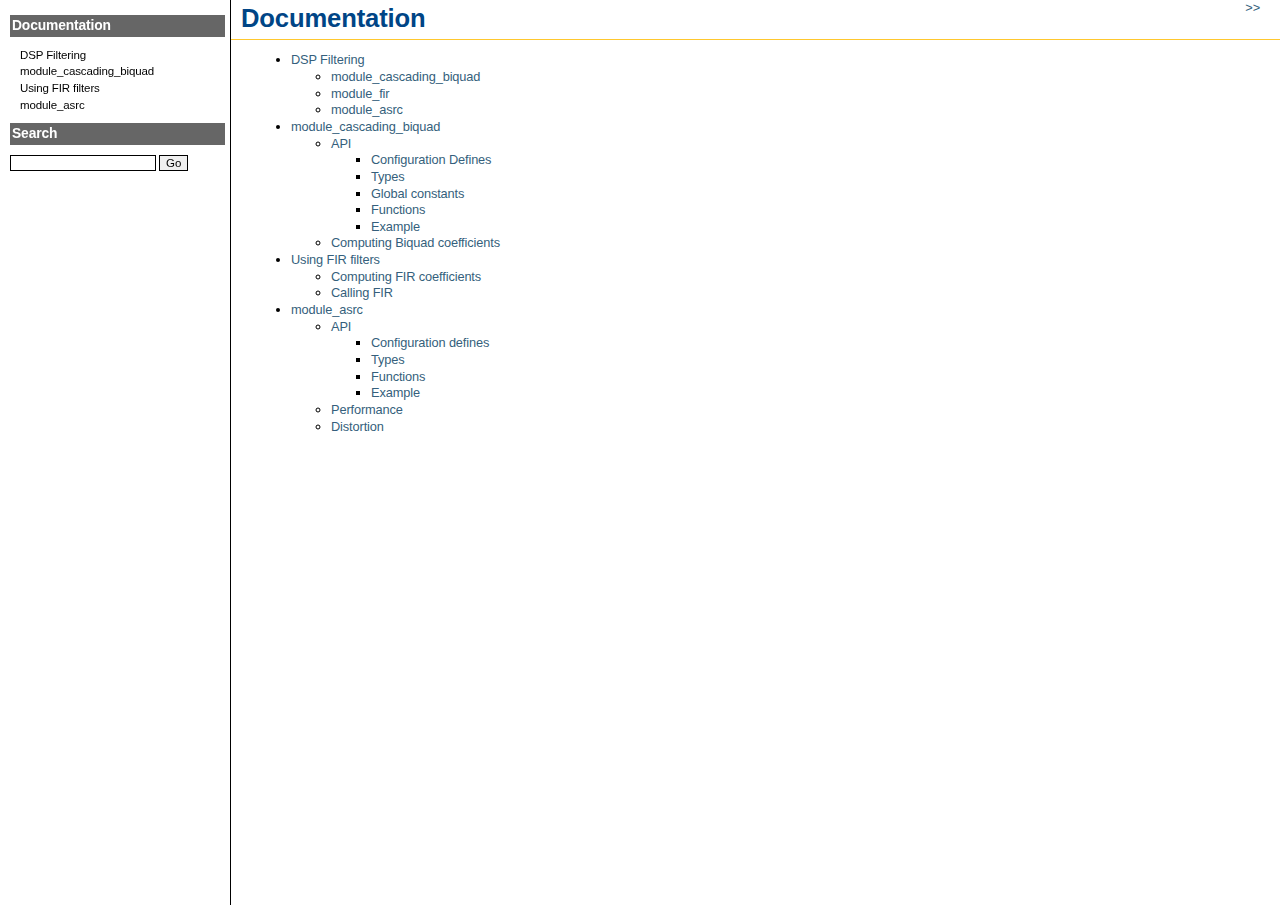
<file: index.html>
<!DOCTYPE html PUBLIC "-//W3C//DTD XHTML 1.0 Transitional//EN"
  "http://www.w3.org/TR/xhtml1/DTD/xhtml1-transitional.dtd">

<html xmlns="http://www.w3.org/1999/xhtml">
  <head>
    <meta http-equiv="Content-Type" content="text/html; charset=utf-8" />
    
    <title>Documentation &mdash; Documentation  documentation</title>
    <link rel="stylesheet" href="_static/xdoc.css" type="text/css" />
    <link rel="stylesheet" href="_static/pygments.css" type="text/css" />
    <script type="text/javascript">
      var DOCUMENTATION_OPTIONS = {
        URL_ROOT:    '',
        VERSION:     '',
        COLLAPSE_INDEX: false,
        FILE_SUFFIX: '.html',
        HAS_SOURCE:  true
      };
    </script>
    <script type="text/javascript" src="_static/jquery.js"></script>
    <script type="text/javascript" src="_static/underscore.js"></script>
    <script type="text/javascript" src="_static/doctools.js"></script>
    <script type="text/javascript" src="_static/xcomment.js"></script>
    <link rel="top" title="Documentation  documentation" href="#" />
    <link rel="next" title="DSP Filtering" href="summary.html" /> 

<script>
function setheight() {
h1 = document.getElementById('d1').style.height;
h2 = document.getElementById('d2').style.height;

if (parseInt(h1) > parseInt(h2)) {
document.getElementById('d2').style.height=h1 + "px";
}
else {
document.getElementById('d1').style.height=h2 + "px";
}

}
</script>
</head>

<body onload="setheight();">

  

    <div class="document" id='d1'>
      <div class="documentwrapper">
        <div class="bodywrapper">
          <div class="body">
<div style="float: right">
<a href="summary.html"
                        title="next chapter"> &gt&gt </a></p>
</div>

            
  <div class="section" id="documentation">
<h1>Documentation<a class="headerlink" href="#documentation" title="Permalink to this headline">¶</a></h1>
<div class="toctree-wrapper compound">
<ul>
<li class="toctree-l1"><a class="reference internal" href="summary.html">DSP Filtering</a><ul>
<li class="toctree-l2"><a class="reference internal" href="summary.html#module-cascading-biquad">module_cascading_biquad</a></li>
<li class="toctree-l2"><a class="reference internal" href="summary.html#module-fir">module_fir</a></li>
<li class="toctree-l2"><a class="reference internal" href="summary.html#module-asrc">module_asrc</a></li>
</ul>
</li>
<li class="toctree-l1"><a class="reference internal" href="biquad.html">module_cascading_biquad</a><ul>
<li class="toctree-l2"><a class="reference internal" href="biquad.html#api">API</a><ul>
<li class="toctree-l3"><a class="reference internal" href="biquad.html#configuration-defines">Configuration Defines</a></li>
<li class="toctree-l3"><a class="reference internal" href="biquad.html#types">Types</a></li>
<li class="toctree-l3"><a class="reference internal" href="biquad.html#global-constants">Global constants</a></li>
<li class="toctree-l3"><a class="reference internal" href="biquad.html#functions">Functions</a></li>
<li class="toctree-l3"><a class="reference internal" href="biquad.html#example">Example</a></li>
</ul>
</li>
<li class="toctree-l2"><a class="reference internal" href="biquad.html#computing-biquad-coefficients">Computing Biquad coefficients</a></li>
</ul>
</li>
<li class="toctree-l1"><a class="reference internal" href="fir.html">Using FIR filters</a><ul>
<li class="toctree-l2"><a class="reference internal" href="fir.html#computing-fir-coefficients">Computing FIR coefficients</a></li>
<li class="toctree-l2"><a class="reference internal" href="fir.html#calling-fir">Calling FIR</a></li>
</ul>
</li>
<li class="toctree-l1"><a class="reference internal" href="asrc.html">module_asrc</a><ul>
<li class="toctree-l2"><a class="reference internal" href="asrc.html#api">API</a><ul>
<li class="toctree-l3"><a class="reference internal" href="asrc.html#configuration-defines">Configuration defines</a></li>
<li class="toctree-l3"><a class="reference internal" href="asrc.html#types">Types</a></li>
<li class="toctree-l3"><a class="reference internal" href="asrc.html#functions">Functions</a></li>
<li class="toctree-l3"><a class="reference internal" href="asrc.html#example">Example</a></li>
</ul>
</li>
<li class="toctree-l2"><a class="reference internal" href="asrc.html#performance">Performance</a></li>
<li class="toctree-l2"><a class="reference internal" href="asrc.html#distortion">Distortion</a></li>
</ul>
</li>
</ul>
</div>
</div>



          </div>
        </div>
      </div>
      <div class="sphinxsidebar" id='d2'>
        <div class="sphinxsidebarwrapper">
<h3><a href="#">Documentation</a></h3>
<ul>
<li class="toctree-l1"><a class="reference internal" href="summary.html">DSP Filtering</a></li>
<li class="toctree-l1"><a class="reference internal" href="biquad.html">module_cascading_biquad</a></li>
<li class="toctree-l1"><a class="reference internal" href="fir.html">Using FIR filters</a></li>
<li class="toctree-l1"><a class="reference internal" href="asrc.html">module_asrc</a></li>
</ul>

<div id="searchbox" style="display: none;margin-bottom: 10px;">
  <h3>Search</h3>
    <form class="search" action="search.html" method="get">
      <input type="text" name="q" size="18" />
      <input type="submit" value="Go" />
      <input type="hidden" name="check_keywords" value="yes" />
      <input type="hidden" name="area" value="default" />
    </form>
</div>
<script type="text/javascript">$('#searchbox').show(0);</script>
        </div>
      </div>
      <div class="clearer"></div>
    </div>



    <div class="footer">
    </div>
  </body>
</html>
</file>
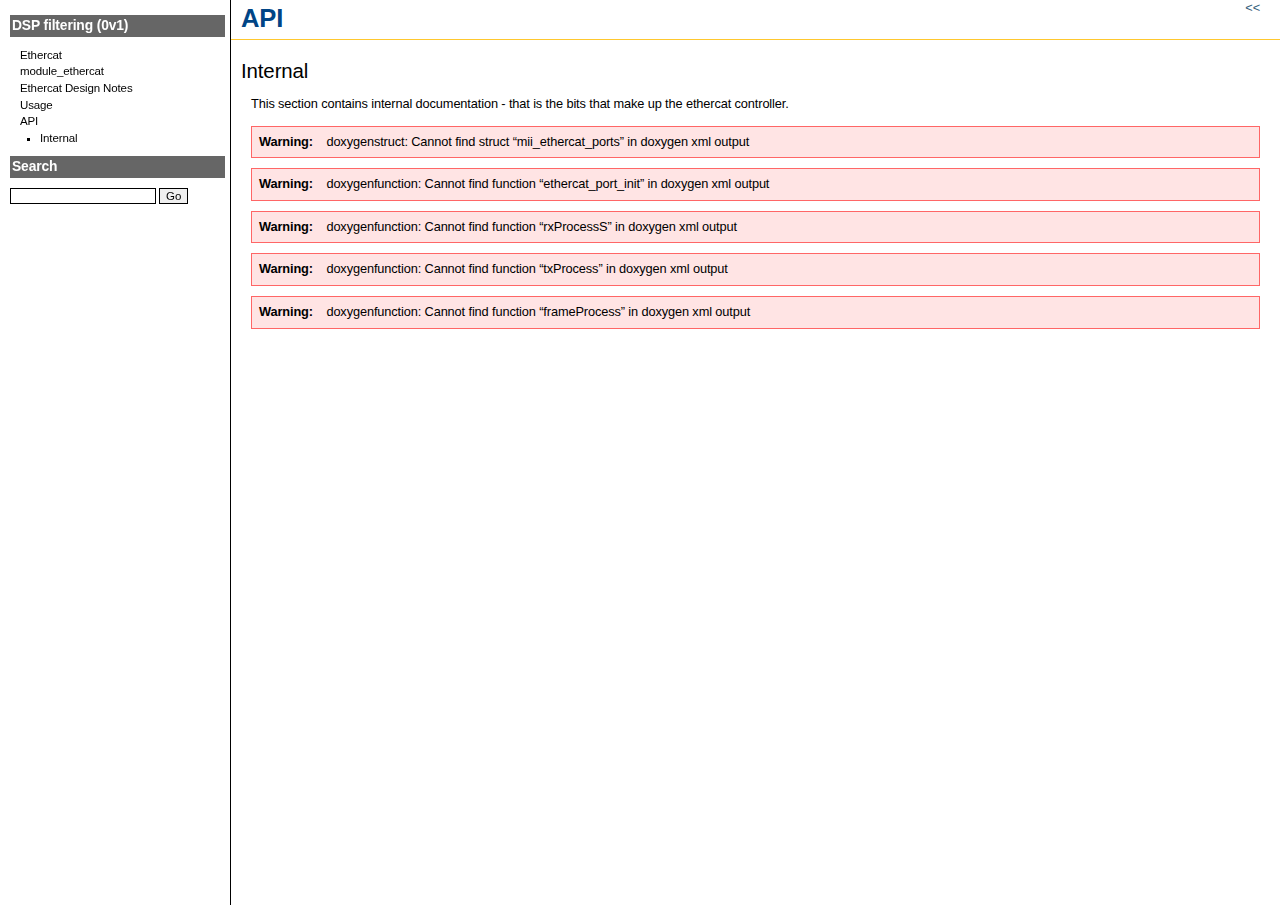
<file: api.html>
<!DOCTYPE html PUBLIC "-//W3C//DTD XHTML 1.0 Transitional//EN"
  "http://www.w3.org/TR/xhtml1/DTD/xhtml1-transitional.dtd">

<html xmlns="http://www.w3.org/1999/xhtml">
  <head>
    <meta http-equiv="Content-Type" content="text/html; charset=utf-8" />
    
    <title>API &mdash; DSP filtering 0v1 documentation</title>
    <link rel="stylesheet" href="_static/xdoc.css" type="text/css" />
    <link rel="stylesheet" href="_static/pygments.css" type="text/css" />
    <script type="text/javascript">
      var DOCUMENTATION_OPTIONS = {
        URL_ROOT:    '',
        VERSION:     '0v1',
        COLLAPSE_INDEX: false,
        FILE_SUFFIX: '.html',
        HAS_SOURCE:  true
      };
    </script>
    <script type="text/javascript" src="_static/jquery.js"></script>
    <script type="text/javascript" src="_static/underscore.js"></script>
    <script type="text/javascript" src="_static/doctools.js"></script>
    <script type="text/javascript" src="http://mathjax.connectmv.com/MathJax.js"></script>
    <script type="text/javascript" src="_static/xcomment.js"></script>
    <link rel="top" title="DSP filtering 0v1 documentation" href="index.html" />
    <link rel="prev" title="Usage" href="usage.html" /> 

<script>
function setheight() {
h1 = document.getElementById('d1').style.height;
h2 = document.getElementById('d2').style.height;

if (parseInt(h1) > parseInt(h2)) {
document.getElementById('d2').style.height=h1 + "px";
}
else {
document.getElementById('d1').style.height=h2 + "px";
}

}
</script>
</head>

<body onload="setheight();">

  

    <div class="document" id='d1'>
      <div class="documentwrapper">
        <div class="bodywrapper">
          <div class="body">
<div style="float: right">
<a href="usage.html"
                        title="previous chapter"> &lt&lt </a>
</div>

            
  <div class="section" id="api">
<h1>API<a class="headerlink" href="#api" title="Permalink to this headline">¶</a></h1>
<div class="section" id="internal">
<h2>Internal<a class="headerlink" href="#internal" title="Permalink to this headline">¶</a></h2>
<p>This section contains internal documentation - that is the bits that make
up the ethercat controller.</p>
<div class="admonition warning">
<p class="first admonition-title">Warning</p>
<p class="last">doxygenstruct: Cannot find struct &#8220;mii_ethercat_ports&#8221; in doxygen xml output</p>
</div>
<div class="admonition warning">
<p class="first admonition-title">Warning</p>
<p class="last">doxygenfunction: Cannot find function &#8220;ethercat_port_init&#8221; in doxygen xml output</p>
</div>
<div class="admonition warning">
<p class="first admonition-title">Warning</p>
<p class="last">doxygenfunction: Cannot find function &#8220;rxProcessS&#8221; in doxygen xml output</p>
</div>
<div class="admonition warning">
<p class="first admonition-title">Warning</p>
<p class="last">doxygenfunction: Cannot find function &#8220;txProcess&#8221; in doxygen xml output</p>
</div>
<div class="admonition warning">
<p class="first admonition-title">Warning</p>
<p class="last">doxygenfunction: Cannot find function &#8220;frameProcess&#8221; in doxygen xml output</p>
</div>
</div>
</div>



          </div>
        </div>
      </div>
      <div class="sphinxsidebar" id='d2'>
        <div class="sphinxsidebarwrapper">
<h3><a href="index.html">DSP filtering (0v1)</a></h3>
<ul class="current">
<li class="toctree-l1"><a class="reference internal" href="summary.html">Ethercat</a></li>
<li class="toctree-l1"><a class="reference internal" href="summary.html#module-ethercat">module_ethercat</a></li>
<li class="toctree-l1"><a class="reference internal" href="design-notes.html">Ethercat Design Notes</a></li>
<li class="toctree-l1"><a class="reference internal" href="usage.html">Usage</a></li>
<li class="toctree-l1 current"><a class="current reference internal" href="">API</a><ul>
<li class="toctree-l2"><a class="reference internal" href="#internal">Internal</a></li>
</ul>
</li>
</ul>

<div id="searchbox" style="display: none;margin-bottom: 10px;">
  <h3>Search</h3>
    <form class="search" action="search.html" method="get">
      <input type="text" name="q" size="18" />
      <input type="submit" value="Go" />
      <input type="hidden" name="check_keywords" value="yes" />
      <input type="hidden" name="area" value="default" />
    </form>
</div>
<script type="text/javascript">$('#searchbox').show(0);</script>
        </div>
      </div>
      <div class="clearer"></div>
    </div>



    <div class="footer">
    </div>
  </body>
</html>
</file>
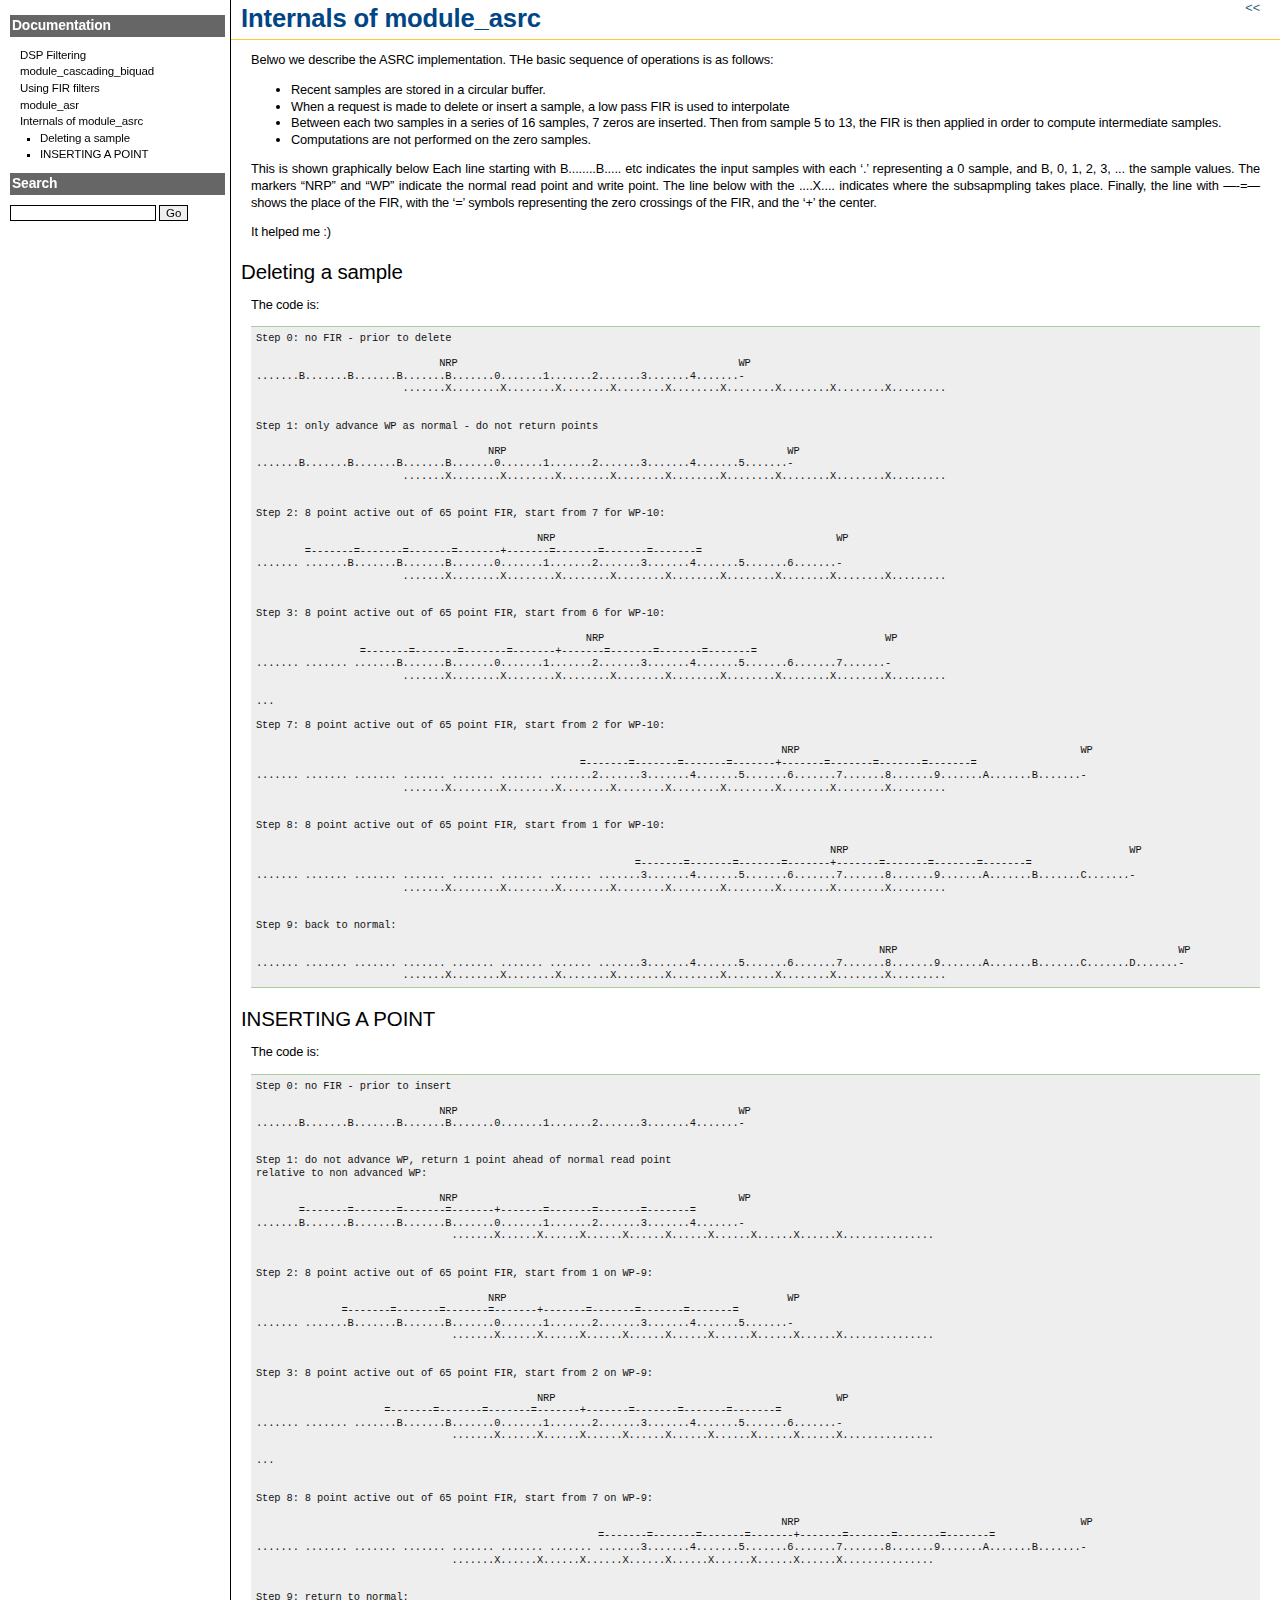
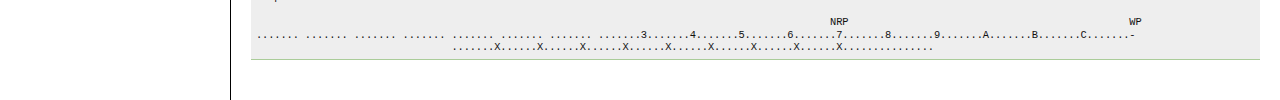
<file: asrc-internal.html>
<!DOCTYPE html PUBLIC "-//W3C//DTD XHTML 1.0 Transitional//EN"
  "http://www.w3.org/TR/xhtml1/DTD/xhtml1-transitional.dtd">

<html xmlns="http://www.w3.org/1999/xhtml">
  <head>
    <meta http-equiv="Content-Type" content="text/html; charset=utf-8" />
    
    <title>Internals of module_asrc &mdash; Documentation  documentation</title>
    <link rel="stylesheet" href="_static/xdoc.css" type="text/css" />
    <link rel="stylesheet" href="_static/pygments.css" type="text/css" />
    <script type="text/javascript">
      var DOCUMENTATION_OPTIONS = {
        URL_ROOT:    '',
        VERSION:     '',
        COLLAPSE_INDEX: false,
        FILE_SUFFIX: '.html',
        HAS_SOURCE:  true
      };
    </script>
    <script type="text/javascript" src="_static/jquery.js"></script>
    <script type="text/javascript" src="_static/underscore.js"></script>
    <script type="text/javascript" src="_static/doctools.js"></script>
    <script type="text/javascript" src="_static/xcomment.js"></script>
    <link rel="top" title="Documentation  documentation" href="index.html" />
    <link rel="prev" title="module_asr" href="asrc.html" /> 

<script>
function setheight() {
h1 = document.getElementById('d1').style.height;
h2 = document.getElementById('d2').style.height;

if (parseInt(h1) > parseInt(h2)) {
document.getElementById('d2').style.height=h1 + "px";
}
else {
document.getElementById('d1').style.height=h2 + "px";
}

}
</script>
</head>

<body onload="setheight();">

  

    <div class="document" id='d1'>
      <div class="documentwrapper">
        <div class="bodywrapper">
          <div class="body">
<div style="float: right">
<a href="asrc.html"
                        title="previous chapter"> &lt&lt </a>
</div>

            
  <div class="section" id="internals-of-module-asrc">
<h1>Internals of module_asrc<a class="headerlink" href="#internals-of-module-asrc" title="Permalink to this headline">¶</a></h1>
<p>Belwo we describe the ASRC implementation. THe basic sequence of operations
is as follows:</p>
<ul class="simple">
<li>Recent samples are stored in a circular buffer.</li>
<li>When a request is made to delete or insert a sample, a low pass FIR is
used to interpolate</li>
<li>Between each two samples in a series of 16 samples, 7 zeros are inserted.
Then from sample 5 to 13, the FIR is then applied in order to compute
intermediate samples.</li>
<li>Computations are not performed on the zero samples.</li>
</ul>
<p>This is shown graphically below Each line starting with B........B..... etc
indicates the input samples with each &#8216;.&#8217; representing a 0 sample, and B,
0, 1, 2, 3, ... the sample values.
The markers &#8220;NRP&#8221; and &#8220;WP&#8221; indicate the normal read point and write point.
The line below with the ....X.... indicates where the subsapmpling takes
place. Finally, the line with &#8212;-=&#8212; shows the place of the FIR, with the
&#8216;=&#8217; symbols representing the zero crossings of the FIR, and the &#8216;+&#8217; the
center.</p>
<p>It helped me :)</p>
<div class="section" id="deleting-a-sample">
<h2>Deleting a sample<a class="headerlink" href="#deleting-a-sample" title="Permalink to this headline">¶</a></h2>
<p>The code is:</p>
<div class="highlight-none"><div class="highlight"><pre>Step 0: no FIR - prior to delete

                              NRP                                              WP
.......B.......B.......B.......B.......0.......1.......2.......3.......4.......-
                        .......X........X........X........X........X........X........X........X........X.........


Step 1: only advance WP as normal - do not return points

                                      NRP                                              WP
.......B.......B.......B.......B.......0.......1.......2.......3.......4.......5.......-
                        .......X........X........X........X........X........X........X........X........X.........


Step 2: 8 point active out of 65 point FIR, start from 7 for WP-10:

                                              NRP                                              WP
        =-------=-------=-------=-------+-------=-------=-------=-------=
....... .......B.......B.......B.......0.......1.......2.......3.......4.......5.......6.......-
                        .......X........X........X........X........X........X........X........X........X.........


Step 3: 8 point active out of 65 point FIR, start from 6 for WP-10:

                                                      NRP                                              WP
                 =-------=-------=-------=-------+-------=-------=-------=-------=
....... ....... .......B.......B.......0.......1.......2.......3.......4.......5.......6.......7.......-
                        .......X........X........X........X........X........X........X........X........X.........

...

Step 7: 8 point active out of 65 point FIR, start from 2 for WP-10:

                                                                                      NRP                                              WP
                                                     =-------=-------=-------=-------+-------=-------=-------=-------=
....... ....... ....... ....... ....... ....... .......2.......3.......4.......5.......6.......7.......8.......9.......A.......B.......-
                        .......X........X........X........X........X........X........X........X........X.........


Step 8: 8 point active out of 65 point FIR, start from 1 for WP-10:

                                                                                              NRP                                              WP
                                                              =-------=-------=-------=-------+-------=-------=-------=-------=
....... ....... ....... ....... ....... ....... ....... .......3.......4.......5.......6.......7.......8.......9.......A.......B.......C.......-
                        .......X........X........X........X........X........X........X........X........X.........


Step 9: back to normal:

                                                                                                      NRP                                              WP
....... ....... ....... ....... ....... ....... ....... .......3.......4.......5.......6.......7.......8.......9.......A.......B.......C.......D.......-
                        .......X........X........X........X........X........X........X........X........X.........
</pre></div>
</div>
</div>
<div class="section" id="inserting-a-point">
<h2>INSERTING A POINT<a class="headerlink" href="#inserting-a-point" title="Permalink to this headline">¶</a></h2>
<p>The code is:</p>
<div class="highlight-none"><div class="highlight"><pre>Step 0: no FIR - prior to insert

                              NRP                                              WP
.......B.......B.......B.......B.......0.......1.......2.......3.......4.......-


Step 1: do not advance WP, return 1 point ahead of normal read point
relative to non advanced WP:

                              NRP                                              WP
       =-------=-------=-------=-------+-------=-------=-------=-------=
.......B.......B.......B.......B.......0.......1.......2.......3.......4.......-
                                .......X......X......X......X......X......X......X......X......X...............


Step 2: 8 point active out of 65 point FIR, start from 1 on WP-9:

                                      NRP                                              WP
              =-------=-------=-------=-------+-------=-------=-------=-------=
....... .......B.......B.......B.......0.......1.......2.......3.......4.......5.......-
                                .......X......X......X......X......X......X......X......X......X...............


Step 3: 8 point active out of 65 point FIR, start from 2 on WP-9:

                                              NRP                                              WP
                     =-------=-------=-------=-------+-------=-------=-------=-------=
....... ....... .......B.......B.......0.......1.......2.......3.......4.......5.......6.......-
                                .......X......X......X......X......X......X......X......X......X...............

...


Step 8: 8 point active out of 65 point FIR, start from 7 on WP-9:

                                                                                      NRP                                              WP
                                                        =-------=-------=-------=-------+-------=-------=-------=-------=
....... ....... ....... ....... ....... ....... ....... .......3.......4.......5.......6.......7.......8.......9.......A.......B.......-
                                .......X......X......X......X......X......X......X......X......X...............


Step 9: return to normal:

                                                                                              NRP                                              WP
....... ....... ....... ....... ....... ....... ....... .......3.......4.......5.......6.......7.......8.......9.......A.......B.......C.......-
                                .......X......X......X......X......X......X......X......X......X...............
</pre></div>
</div>
</div>
</div>



          </div>
        </div>
      </div>
      <div class="sphinxsidebar" id='d2'>
        <div class="sphinxsidebarwrapper">
<h3><a href="index.html">Documentation</a></h3>
<ul class="current">
<li class="toctree-l1"><a class="reference internal" href="summary.html">DSP Filtering</a></li>
<li class="toctree-l1"><a class="reference internal" href="biquad.html">module_cascading_biquad</a></li>
<li class="toctree-l1"><a class="reference internal" href="fir.html">Using FIR filters</a></li>
<li class="toctree-l1"><a class="reference internal" href="asrc.html">module_asr</a></li>
<li class="toctree-l1 current"><a class="current reference internal" href="">Internals of module_asrc</a><ul>
<li class="toctree-l2"><a class="reference internal" href="#deleting-a-sample">Deleting a sample</a></li>
<li class="toctree-l2"><a class="reference internal" href="#inserting-a-point">INSERTING A POINT</a></li>
</ul>
</li>
</ul>

<div id="searchbox" style="display: none;margin-bottom: 10px;">
  <h3>Search</h3>
    <form class="search" action="search.html" method="get">
      <input type="text" name="q" size="18" />
      <input type="submit" value="Go" />
      <input type="hidden" name="check_keywords" value="yes" />
      <input type="hidden" name="area" value="default" />
    </form>
</div>
<script type="text/javascript">$('#searchbox').show(0);</script>
        </div>
      </div>
      <div class="clearer"></div>
    </div>



    <div class="footer">
    </div>
  </body>
</html>
</file>
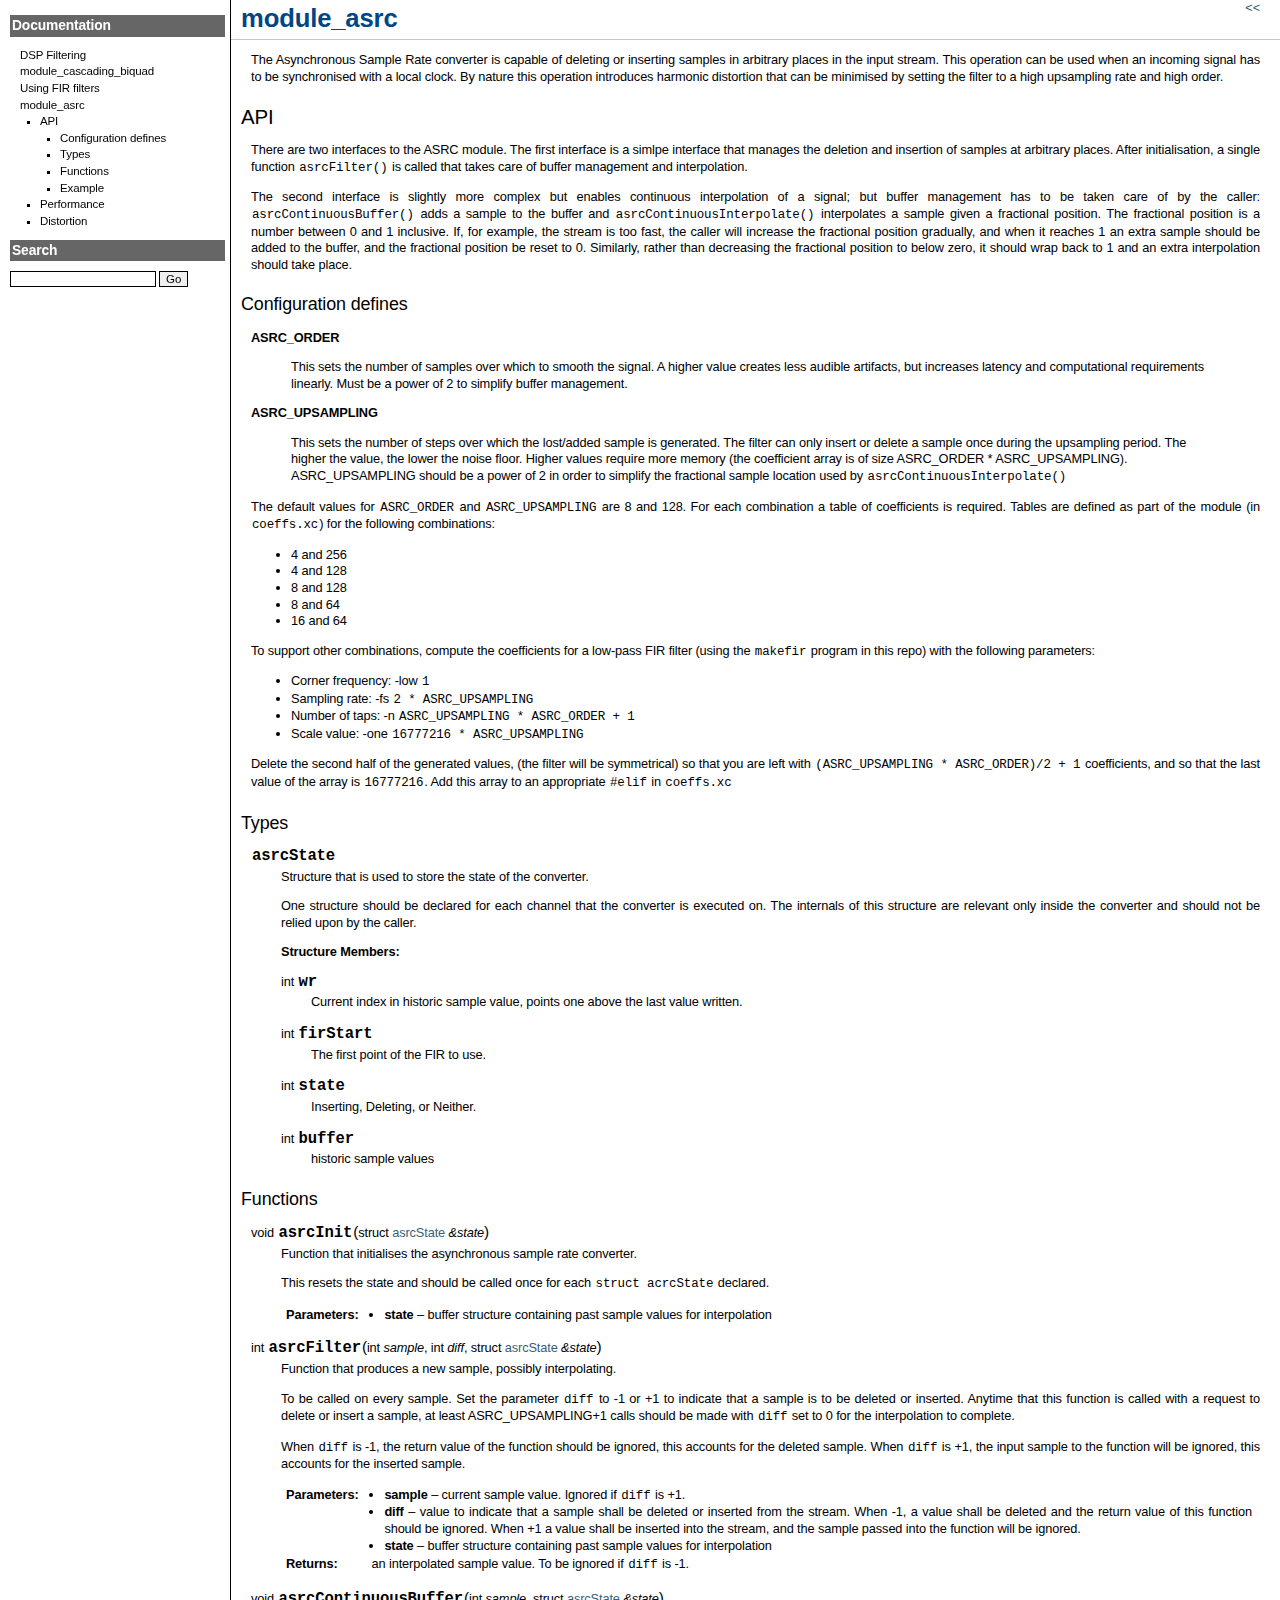
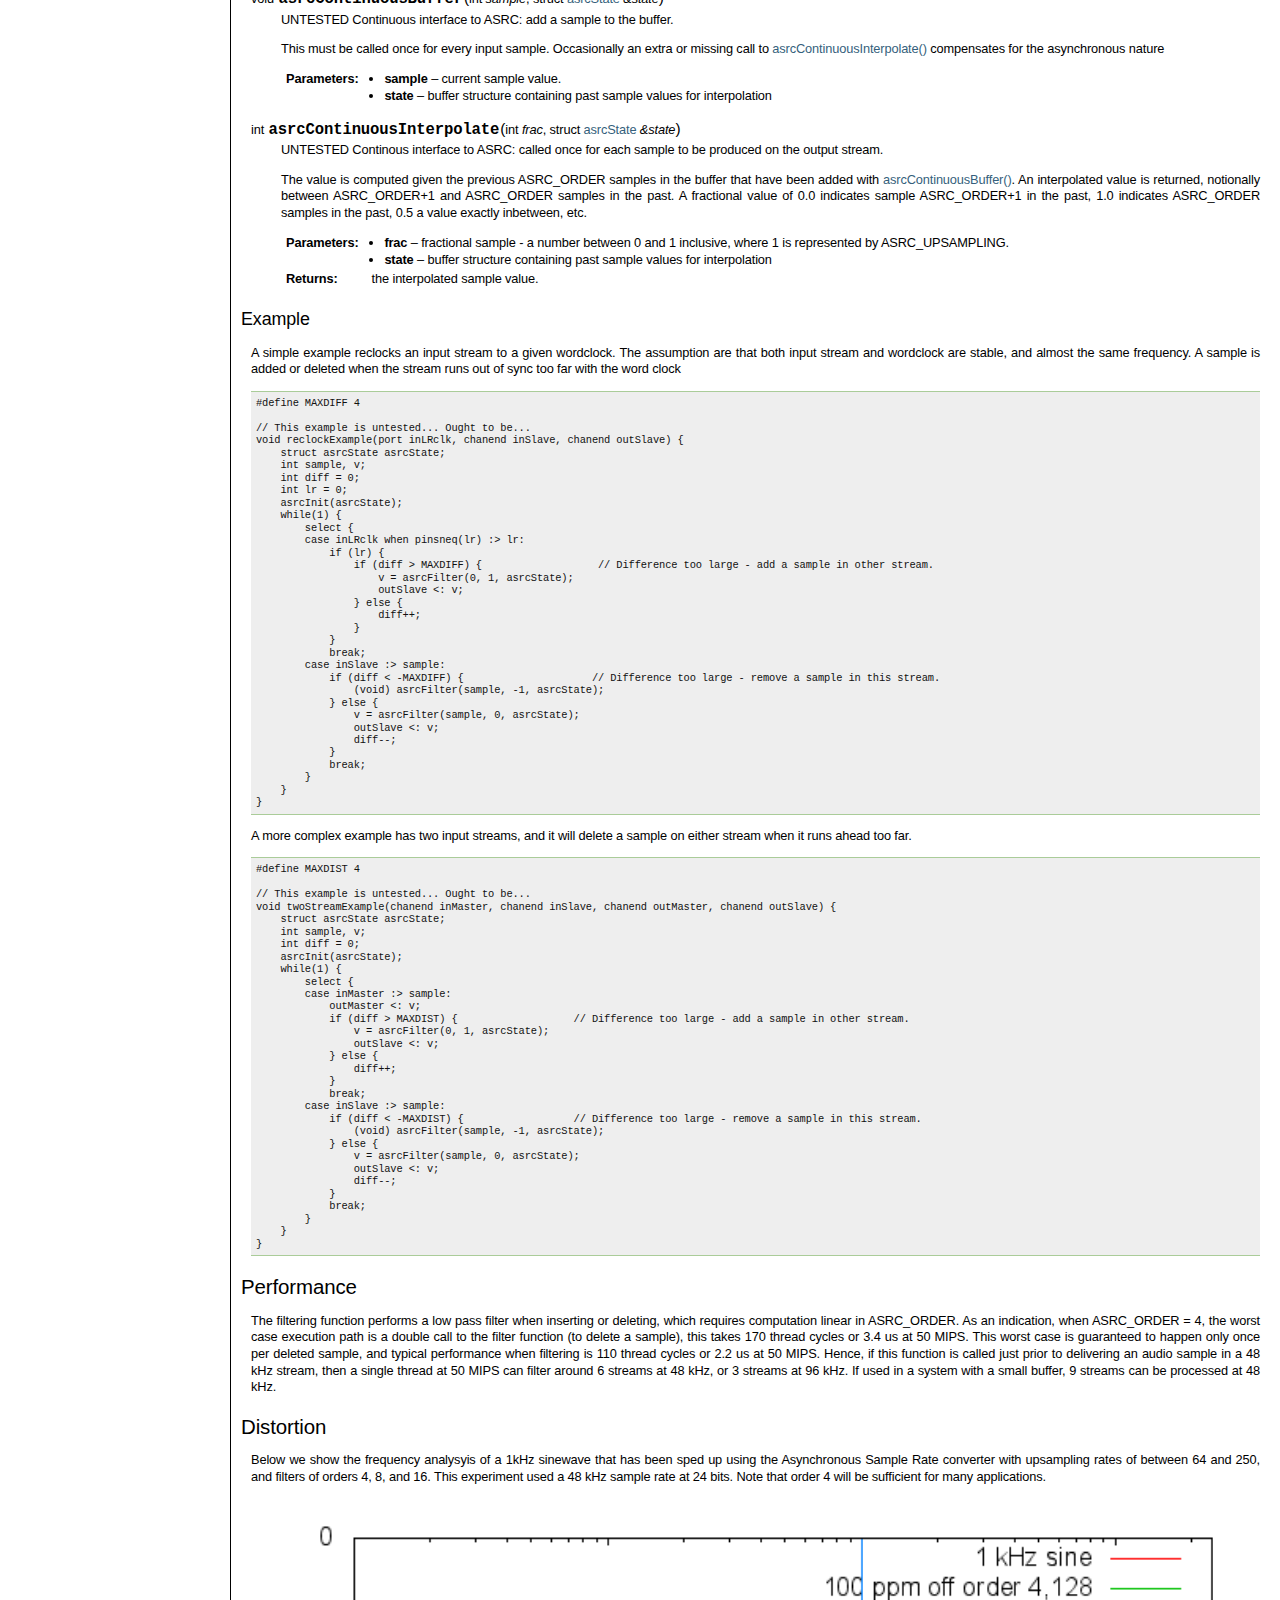
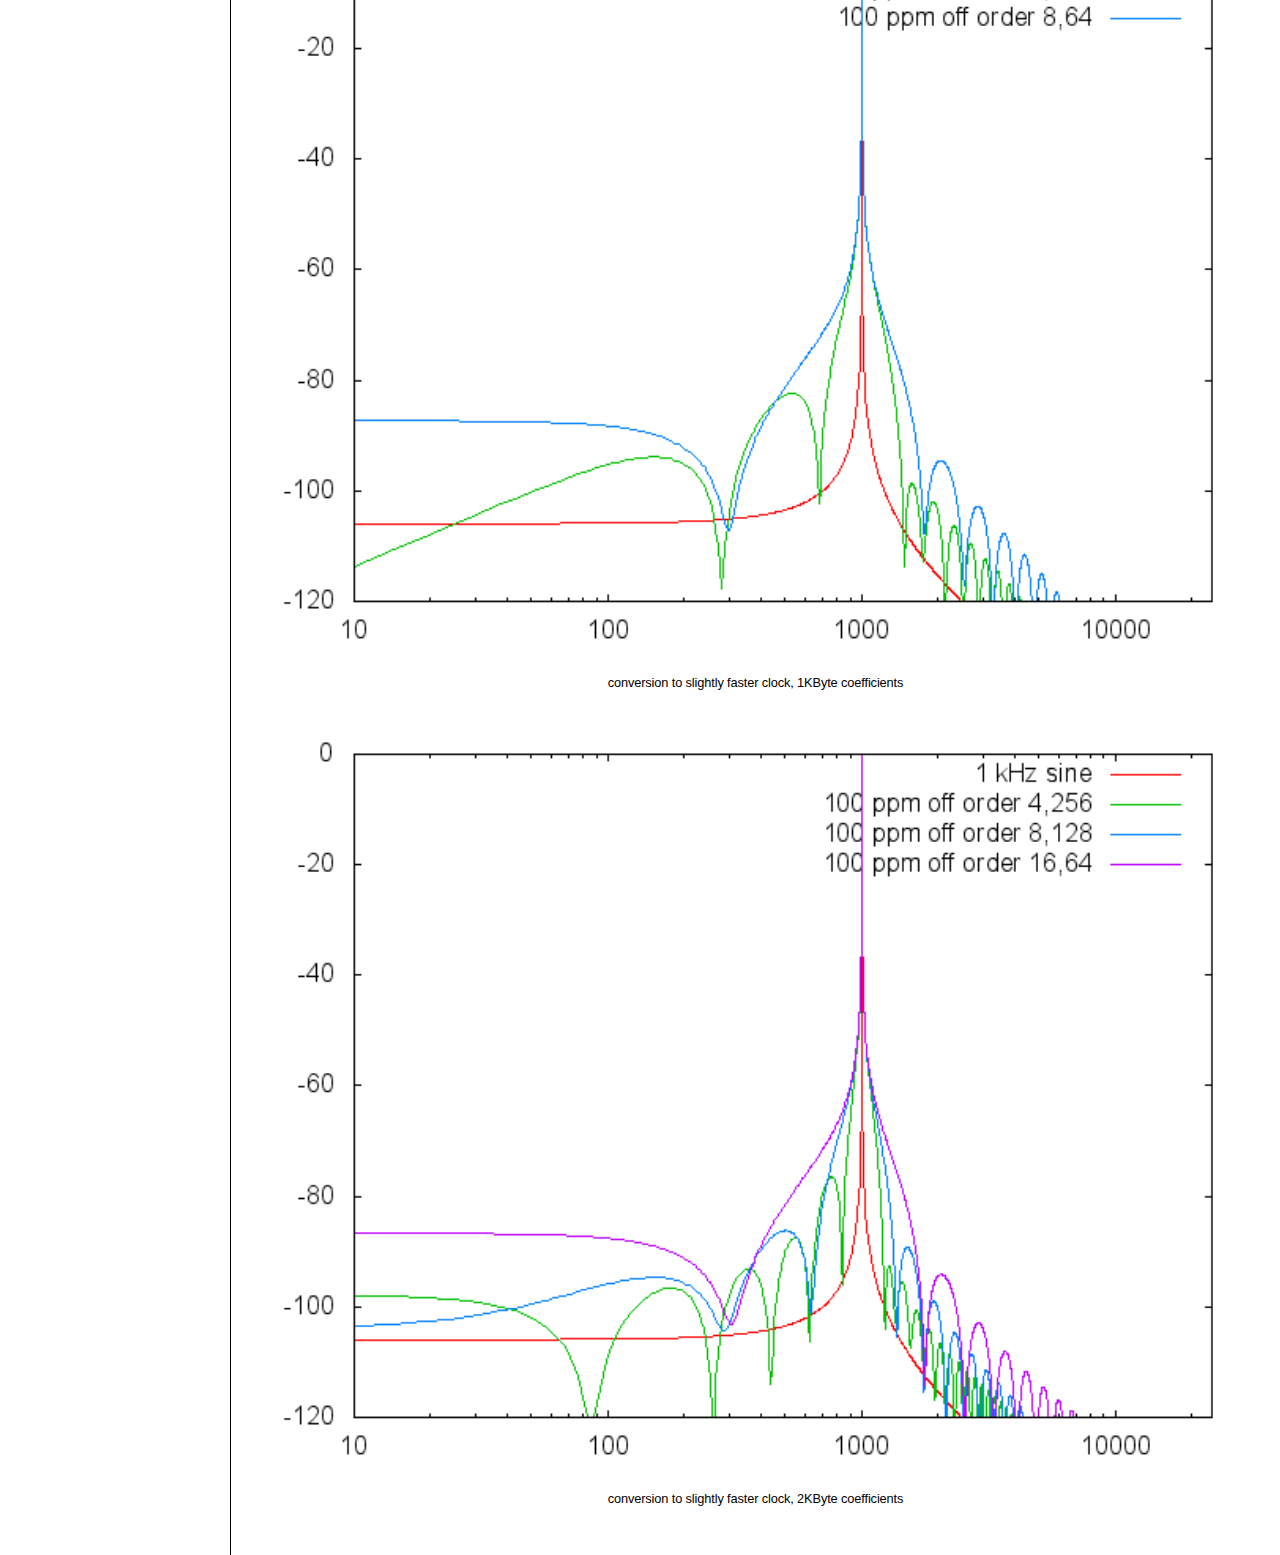
<file: asrc.html>
<!DOCTYPE html PUBLIC "-//W3C//DTD XHTML 1.0 Transitional//EN"
  "http://www.w3.org/TR/xhtml1/DTD/xhtml1-transitional.dtd">

<html xmlns="http://www.w3.org/1999/xhtml">
  <head>
    <meta http-equiv="Content-Type" content="text/html; charset=utf-8" />
    
    <title>module_asrc &mdash; Documentation  documentation</title>
    <link rel="stylesheet" href="_static/xdoc.css" type="text/css" />
    <link rel="stylesheet" href="_static/pygments.css" type="text/css" />
    <script type="text/javascript">
      var DOCUMENTATION_OPTIONS = {
        URL_ROOT:    '',
        VERSION:     '',
        COLLAPSE_INDEX: false,
        FILE_SUFFIX: '.html',
        HAS_SOURCE:  true
      };
    </script>
    <script type="text/javascript" src="_static/jquery.js"></script>
    <script type="text/javascript" src="_static/underscore.js"></script>
    <script type="text/javascript" src="_static/doctools.js"></script>
    <script type="text/javascript" src="_static/xcomment.js"></script>
    <link rel="top" title="Documentation  documentation" href="index.html" />
    <link rel="prev" title="Using FIR filters" href="fir.html" /> 

<script>
function setheight() {
h1 = document.getElementById('d1').style.height;
h2 = document.getElementById('d2').style.height;

if (parseInt(h1) > parseInt(h2)) {
document.getElementById('d2').style.height=h1 + "px";
}
else {
document.getElementById('d1').style.height=h2 + "px";
}

}
</script>
</head>

<body onload="setheight();">

  

    <div class="document" id='d1'>
      <div class="documentwrapper">
        <div class="bodywrapper">
          <div class="body">
<div style="float: right">
<a href="fir.html"
                        title="previous chapter"> &lt&lt </a>
</div>

            
  <div class="section" id="module-asrc">
<h1>module_asrc<a class="headerlink" href="#module-asrc" title="Permalink to this headline">¶</a></h1>
<p>The Asynchronous Sample Rate converter is capable of deleting or inserting
samples in arbitrary places in the input stream. This operation can be used
when an incoming signal has to be synchronised with a local clock.
By nature this operation introduces harmonic distortion that can be
minimised by setting the filter to a high upsampling rate and high order.</p>
<div class="section" id="api">
<h2>API<a class="headerlink" href="#api" title="Permalink to this headline">¶</a></h2>
<p>There are two interfaces to the ASRC module. The first interface is a
simlpe interface that manages the deletion and insertion of samples at
arbitrary places. After initialisation, a single function <tt class="docutils literal"><span class="pre">asrcFilter()</span></tt>
is called that takes care of buffer management and interpolation.</p>
<p>The second interface is slightly more complex but enables continuous
interpolation of a signal; but buffer management has to be taken care of by
the caller: <tt class="docutils literal"><span class="pre">asrcContinuousBuffer()</span></tt> adds a sample to the buffer
and <tt class="docutils literal"><span class="pre">asrcContinuousInterpolate()</span></tt> interpolates a sample given a
fractional position. The fractional position is a number between 0 and 1
inclusive. If, for example, the stream is too fast, the caller will
increase the fractional position gradually, and when it reaches 1 an extra
sample should be added to the buffer, and the fractional position be reset
to 0. Similarly, rather than decreasing the fractional position to below
zero, it should wrap back to 1 and an extra interpolation should take place.</p>
<div class="section" id="configuration-defines">
<h3>Configuration defines<a class="headerlink" href="#configuration-defines" title="Permalink to this headline">¶</a></h3>
<p><strong>ASRC_ORDER</strong></p>
<blockquote>
<div>This sets the number of samples over which to smooth the signal. A
higher value creates less audible artifacts, but increases latency and
computational requirements linearly. Must be a power of 2 to simplify
buffer management.</div></blockquote>
<p><strong>ASRC_UPSAMPLING</strong></p>
<blockquote>
<div>This sets the number of steps over which the lost/added sample is
generated. The filter can only insert or delete a sample once during
the upsampling period. The higher the value, the lower the noise floor.
Higher values require more memory (the coefficient array is of size
ASRC_ORDER * ASRC_UPSAMPLING). ASRC_UPSAMPLING should be a power of 2
in order to simplify the fractional sample location used by
<tt class="docutils literal"><span class="pre">asrcContinuousInterpolate()</span></tt></div></blockquote>
<p>The default values for <tt class="docutils literal"><span class="pre">ASRC_ORDER</span></tt> and <tt class="docutils literal"><span class="pre">ASRC_UPSAMPLING</span></tt> are 8
and 128. For each combination a table of coefficients is required. Tables
are defined as part of the module (in <tt class="docutils literal"><span class="pre">coeffs.xc</span></tt>) for the following combinations:</p>
<ul class="simple">
<li>4 and 256</li>
<li>4 and 128</li>
<li>8 and 128</li>
<li>8 and 64</li>
<li>16 and 64</li>
</ul>
<p>To support other combinations, compute the coefficients for a
low-pass FIR filter (using the <tt class="docutils literal"><span class="pre">makefir</span></tt> program in this repo) with the
following parameters:</p>
<ul class="simple">
<li>Corner frequency: -low <tt class="docutils literal"><span class="pre">1</span></tt></li>
<li>Sampling rate: -fs <tt class="docutils literal"><span class="pre">2</span> <span class="pre">*</span> <span class="pre">ASRC_UPSAMPLING</span></tt></li>
<li>Number of taps: -n <tt class="docutils literal"><span class="pre">ASRC_UPSAMPLING</span> <span class="pre">*</span> <span class="pre">ASRC_ORDER</span> <span class="pre">+</span> <span class="pre">1</span></tt></li>
<li>Scale value: -one <tt class="docutils literal"><span class="pre">16777216</span> <span class="pre">*</span> <span class="pre">ASRC_UPSAMPLING</span></tt></li>
</ul>
<p>Delete the second half of the generated values, (the filter will be
symmetrical) so that you are left with <tt class="docutils literal"><span class="pre">(ASRC_UPSAMPLING</span> <span class="pre">*</span> <span class="pre">ASRC_ORDER)/2</span> <span class="pre">+</span>
<span class="pre">1</span></tt> coefficients, and so that the last value of the array is <tt class="docutils literal"><span class="pre">16777216</span></tt>.
Add this array to an appropriate <tt class="docutils literal"><span class="pre">#elif</span></tt> in <tt class="docutils literal"><span class="pre">coeffs.xc</span></tt></p>
</div>
<div class="section" id="types">
<h3>Types<a class="headerlink" href="#types" title="Permalink to this headline">¶</a></h3>
<dl class="type">
<dt id="asrcState">
<tt class="descname">asrcState</tt><a class="headerlink" href="#asrcState" title="Permalink to this definition">¶</a></dt>
<dd><p>Structure that is used to store the state of the converter.</p>
<p>One structure should be declared for each channel that the converter is executed on. The internals of this structure are relevant only inside the converter and should not be relied upon by the caller.</p>
<p><strong>Structure Members:</strong></p>
<dl class="member">
<dt id="asrcState.wr">
int <tt class="descname">wr</tt><a class="headerlink" href="#asrcState.wr" title="Permalink to this definition">¶</a></dt>
<dd><p>Current index in historic sample value, points one above the last value written.</p>
</dd></dl>

<dl class="member">
<dt id="asrcState.firStart">
int <tt class="descname">firStart</tt><a class="headerlink" href="#asrcState.firStart" title="Permalink to this definition">¶</a></dt>
<dd><p>The first point of the FIR to use.</p>
</dd></dl>

<dl class="member">
<dt id="asrcState.state">
int <tt class="descname">state</tt><a class="headerlink" href="#asrcState.state" title="Permalink to this definition">¶</a></dt>
<dd><p>Inserting, Deleting, or Neither.</p>
</dd></dl>

<dl class="member">
<dt id="asrcState.buffer">
int <tt class="descname">buffer</tt><a class="headerlink" href="#asrcState.buffer" title="Permalink to this definition">¶</a></dt>
<dd><p>historic sample values</p>
</dd></dl>

</dd></dl>

</div>
<div class="section" id="functions">
<h3>Functions<a class="headerlink" href="#functions" title="Permalink to this headline">¶</a></h3>
<dl class="function">
<dt id="asrcInit">
void <tt class="descname">asrcInit</tt><big>(</big>struct <a class="reference internal" href="#asrcState" title="asrcState"><span>asrcState</span></a><em>&nbsp;&amp;state</em><big>)</big><a class="headerlink" href="#asrcInit" title="Permalink to this definition">¶</a></dt>
<dd><p>Function that initialises the asynchronous sample rate converter.</p>
<p>This resets the state and should be called once for each <tt class="docutils literal"><span class="pre">struct</span> <span class="pre">acrcState</span></tt> declared.</p>
<table class="docutils field-list" frame="void" rules="none">
<col class="field-name" />
<col class="field-body" />
<tbody valign="top">
<tr class="field-odd field"><th class="field-name">Parameters:</th><td class="field-body"><ul class="first last simple">
<li><strong>state</strong> &#8211; buffer structure containing past sample values for interpolation</li>
</ul>
</td>
</tr>
</tbody>
</table>
</dd></dl>

<dl class="function">
<dt id="asrcFilter">
int <tt class="descname">asrcFilter</tt><big>(</big>int<em>&nbsp;sample</em>, int<em>&nbsp;diff</em>, struct <a class="reference internal" href="#asrcState" title="asrcState"><span>asrcState</span></a><em>&nbsp;&amp;state</em><big>)</big><a class="headerlink" href="#asrcFilter" title="Permalink to this definition">¶</a></dt>
<dd><p>Function that produces a new sample, possibly interpolating.</p>
<p>To be called on every sample. Set the parameter <tt class="docutils literal"><span class="pre">diff</span></tt> to -1 or +1 to indicate that a sample is to be deleted or inserted. Anytime that this function is called with a request to delete or insert a sample, at least ASRC_UPSAMPLING+1 calls should be made with <tt class="docutils literal"><span class="pre">diff</span></tt> set to 0 for the interpolation to complete.</p>
<p>When <tt class="docutils literal"><span class="pre">diff</span></tt> is -1, the return value of the function should be ignored, this accounts for the deleted sample. When <tt class="docutils literal"><span class="pre">diff</span></tt> is +1, the input sample to the function will be ignored, this accounts for the inserted sample.</p>
<table class="docutils field-list" frame="void" rules="none">
<col class="field-name" />
<col class="field-body" />
<tbody valign="top">
<tr class="field-odd field"><th class="field-name">Parameters:</th><td class="field-body"><ul class="first simple">
<li><strong>sample</strong> &#8211; current sample value. Ignored if <tt class="docutils literal"><span class="pre">diff</span></tt> is +1.</li>
<li><strong>diff</strong> &#8211; value to indicate that a sample shall be deleted or inserted from the stream. When -1, a value shall be deleted and the return value of this function should be ignored. When +1 a value shall be inserted into the stream, and the sample passed into the function will be ignored.</li>
<li><strong>state</strong> &#8211; buffer structure containing past sample values for interpolation</li>
</ul>
</td>
</tr>
<tr class="field-even field"><th class="field-name">Returns:</th><td class="field-body"><p class="first last">an interpolated sample value. To be ignored if <tt class="docutils literal"><span class="pre">diff</span></tt> is -1.</p>
</td>
</tr>
</tbody>
</table>
</dd></dl>

<dl class="function">
<dt id="asrcContinuousBuffer">
void <tt class="descname">asrcContinuousBuffer</tt><big>(</big>int<em>&nbsp;sample</em>, struct <a class="reference internal" href="#asrcState" title="asrcState"><span>asrcState</span></a><em>&nbsp;&amp;state</em><big>)</big><a class="headerlink" href="#asrcContinuousBuffer" title="Permalink to this definition">¶</a></dt>
<dd><p>UNTESTED Continuous interface to ASRC: add a sample to the buffer.</p>
<p>This must be called once for every input sample. Occasionally an extra or missing call to <a class="reference internal" href="#asrcContinuousInterpolate" title="asrcContinuousInterpolate"><span>asrcContinuousInterpolate()</span></a> compensates for the asynchronous nature</p>
<table class="docutils field-list" frame="void" rules="none">
<col class="field-name" />
<col class="field-body" />
<tbody valign="top">
<tr class="field-odd field"><th class="field-name">Parameters:</th><td class="field-body"><ul class="first last simple">
<li><strong>sample</strong> &#8211; current sample value.</li>
<li><strong>state</strong> &#8211; buffer structure containing past sample values for interpolation</li>
</ul>
</td>
</tr>
</tbody>
</table>
</dd></dl>

<dl class="function">
<dt id="asrcContinuousInterpolate">
int <tt class="descname">asrcContinuousInterpolate</tt><big>(</big>int<em>&nbsp;frac</em>, struct <a class="reference internal" href="#asrcState" title="asrcState"><span>asrcState</span></a><em>&nbsp;&amp;state</em><big>)</big><a class="headerlink" href="#asrcContinuousInterpolate" title="Permalink to this definition">¶</a></dt>
<dd><p>UNTESTED Continous interface to ASRC: called once for each sample to be produced on the output stream.</p>
<p>The value is computed given the previous ASRC_ORDER samples in the buffer that have been added with <a class="reference internal" href="#asrcContinuousBuffer" title="asrcContinuousBuffer"><span>asrcContinuousBuffer()</span></a>. An interpolated value is returned, notionally between ASRC_ORDER+1 and ASRC_ORDER samples in the past. A fractional value of 0.0 indicates sample ASRC_ORDER+1 in the past, 1.0 indicates ASRC_ORDER samples in the past, 0.5 a value exactly inbetween, etc.</p>
<table class="docutils field-list" frame="void" rules="none">
<col class="field-name" />
<col class="field-body" />
<tbody valign="top">
<tr class="field-odd field"><th class="field-name">Parameters:</th><td class="field-body"><ul class="first simple">
<li><strong>frac</strong> &#8211; fractional sample - a number between 0 and 1 inclusive, where 1 is represented by ASRC_UPSAMPLING.</li>
<li><strong>state</strong> &#8211; buffer structure containing past sample values for interpolation</li>
</ul>
</td>
</tr>
<tr class="field-even field"><th class="field-name">Returns:</th><td class="field-body"><p class="first last">the interpolated sample value.</p>
</td>
</tr>
</tbody>
</table>
</dd></dl>

</div>
<div class="section" id="example">
<h3>Example<a class="headerlink" href="#example" title="Permalink to this headline">¶</a></h3>
<p>A simple example reclocks an input stream to a given wordclock. The
assumption are that both input stream and wordclock are stable, and almost
the same frequency. A sample is added or deleted when the stream runs out
of sync too far with the word clock</p>
<div class="highlight-none"><div class="highlight"><pre>#define MAXDIFF 4

// This example is untested... Ought to be...
void reclockExample(port inLRclk, chanend inSlave, chanend outSlave) {
    struct asrcState asrcState;
    int sample, v;
    int diff = 0;
    int lr = 0;
    asrcInit(asrcState);
    while(1) {
        select {
        case inLRclk when pinsneq(lr) :&gt; lr:
            if (lr) {
                if (diff &gt; MAXDIFF) {                   // Difference too large - add a sample in other stream.
                    v = asrcFilter(0, 1, asrcState);
                    outSlave &lt;: v;
                } else {
                    diff++;
                }
            }
            break;
        case inSlave :&gt; sample:
            if (diff &lt; -MAXDIFF) {                     // Difference too large - remove a sample in this stream.
                (void) asrcFilter(sample, -1, asrcState);
            } else {
                v = asrcFilter(sample, 0, asrcState);
                outSlave &lt;: v;
                diff--;
            }
            break;
        }
    }
}
</pre></div>
</div>
<p>A more complex example has two input streams, and it will delete a sample
on either stream when it runs ahead too far.</p>
<div class="highlight-none"><div class="highlight"><pre>#define MAXDIST 4

// This example is untested... Ought to be...
void twoStreamExample(chanend inMaster, chanend inSlave, chanend outMaster, chanend outSlave) {
    struct asrcState asrcState;
    int sample, v;
    int diff = 0;
    asrcInit(asrcState);
    while(1) {
        select {
        case inMaster :&gt; sample:
            outMaster &lt;: v;
            if (diff &gt; MAXDIST) {                   // Difference too large - add a sample in other stream.
                v = asrcFilter(0, 1, asrcState);
                outSlave &lt;: v;
            } else {
                diff++;
            }
            break;
        case inSlave :&gt; sample:
            if (diff &lt; -MAXDIST) {                  // Difference too large - remove a sample in this stream.
                (void) asrcFilter(sample, -1, asrcState);
            } else {
                v = asrcFilter(sample, 0, asrcState);
                outSlave &lt;: v;
                diff--;
            }
            break;
        }
    }
}
</pre></div>
</div>
</div>
</div>
<div class="section" id="performance">
<span id="sc-dsp-filters-asrc-performance"></span><h2>Performance<a class="headerlink" href="#performance" title="Permalink to this headline">¶</a></h2>
<p>The filtering function performs a low pass filter when inserting or
deleting, which requires computation linear in ASRC_ORDER. As an
indication, when ASRC_ORDER = 4, the worst case execution path is a double
call to the filter function (to delete a sample), this takes 170 thread
cycles or 3.4 us at 50 MIPS. This worst case is guaranteed to happen
only once per deleted sample, and typical performance when filtering is 110 thread cycles or
2.2 us at 50 MIPS. Hence, if this function is called just prior to
delivering an audio sample in a 48 kHz stream, then a single thread at 50
MIPS can filter around 6 streams at 48 kHz, or 3 streams at 96 kHz. If used
in a system with a small buffer, 9 streams can be processed at 48 kHz.</p>
</div>
<div class="section" id="distortion">
<h2>Distortion<a class="headerlink" href="#distortion" title="Permalink to this headline">¶</a></h2>
<p>Below we show the frequency analysyis of a 1kHz sinewave that has been
sped up using the Asynchronous Sample Rate converter with
upsampling rates of between 64 and 250, and filters of orders 4, 8, and 16.
This experiment used a 48 kHz sample rate at 24 bits. Note that order 4
will be sufficient for many applications.</p>
<div class="figure">
<img alt="_images/100ppm-1K.png" src="_images/100ppm-1K.png" style="width: 100%;" />
<p class="caption">conversion to slightly faster clock, 1KByte coefficients</p>
</div>
<div class="figure">
<img alt="_images/100ppm-2K.png" src="_images/100ppm-2K.png" style="width: 100%;" />
<p class="caption">conversion to slightly faster clock, 2KByte coefficients</p>
</div>
</div>
</div>



          </div>
        </div>
      </div>
      <div class="sphinxsidebar" id='d2'>
        <div class="sphinxsidebarwrapper">
<h3><a href="index.html">Documentation</a></h3>
<ul class="current">
<li class="toctree-l1"><a class="reference internal" href="summary.html">DSP Filtering</a></li>
<li class="toctree-l1"><a class="reference internal" href="biquad.html">module_cascading_biquad</a></li>
<li class="toctree-l1"><a class="reference internal" href="fir.html">Using FIR filters</a></li>
<li class="toctree-l1 current"><a class="current reference internal" href="">module_asrc</a><ul>
<li class="toctree-l2"><a class="reference internal" href="#api">API</a><ul>
<li class="toctree-l3"><a class="reference internal" href="#configuration-defines">Configuration defines</a></li>
<li class="toctree-l3"><a class="reference internal" href="#types">Types</a></li>
<li class="toctree-l3"><a class="reference internal" href="#functions">Functions</a></li>
<li class="toctree-l3"><a class="reference internal" href="#example">Example</a></li>
</ul>
</li>
<li class="toctree-l2"><a class="reference internal" href="#performance">Performance</a></li>
<li class="toctree-l2"><a class="reference internal" href="#distortion">Distortion</a></li>
</ul>
</li>
</ul>

<div id="searchbox" style="display: none;margin-bottom: 10px;">
  <h3>Search</h3>
    <form class="search" action="search.html" method="get">
      <input type="text" name="q" size="18" />
      <input type="submit" value="Go" />
      <input type="hidden" name="check_keywords" value="yes" />
      <input type="hidden" name="area" value="default" />
    </form>
</div>
<script type="text/javascript">$('#searchbox').show(0);</script>
        </div>
      </div>
      <div class="clearer"></div>
    </div>



    <div class="footer">
    </div>
  </body>
</html>
</file>
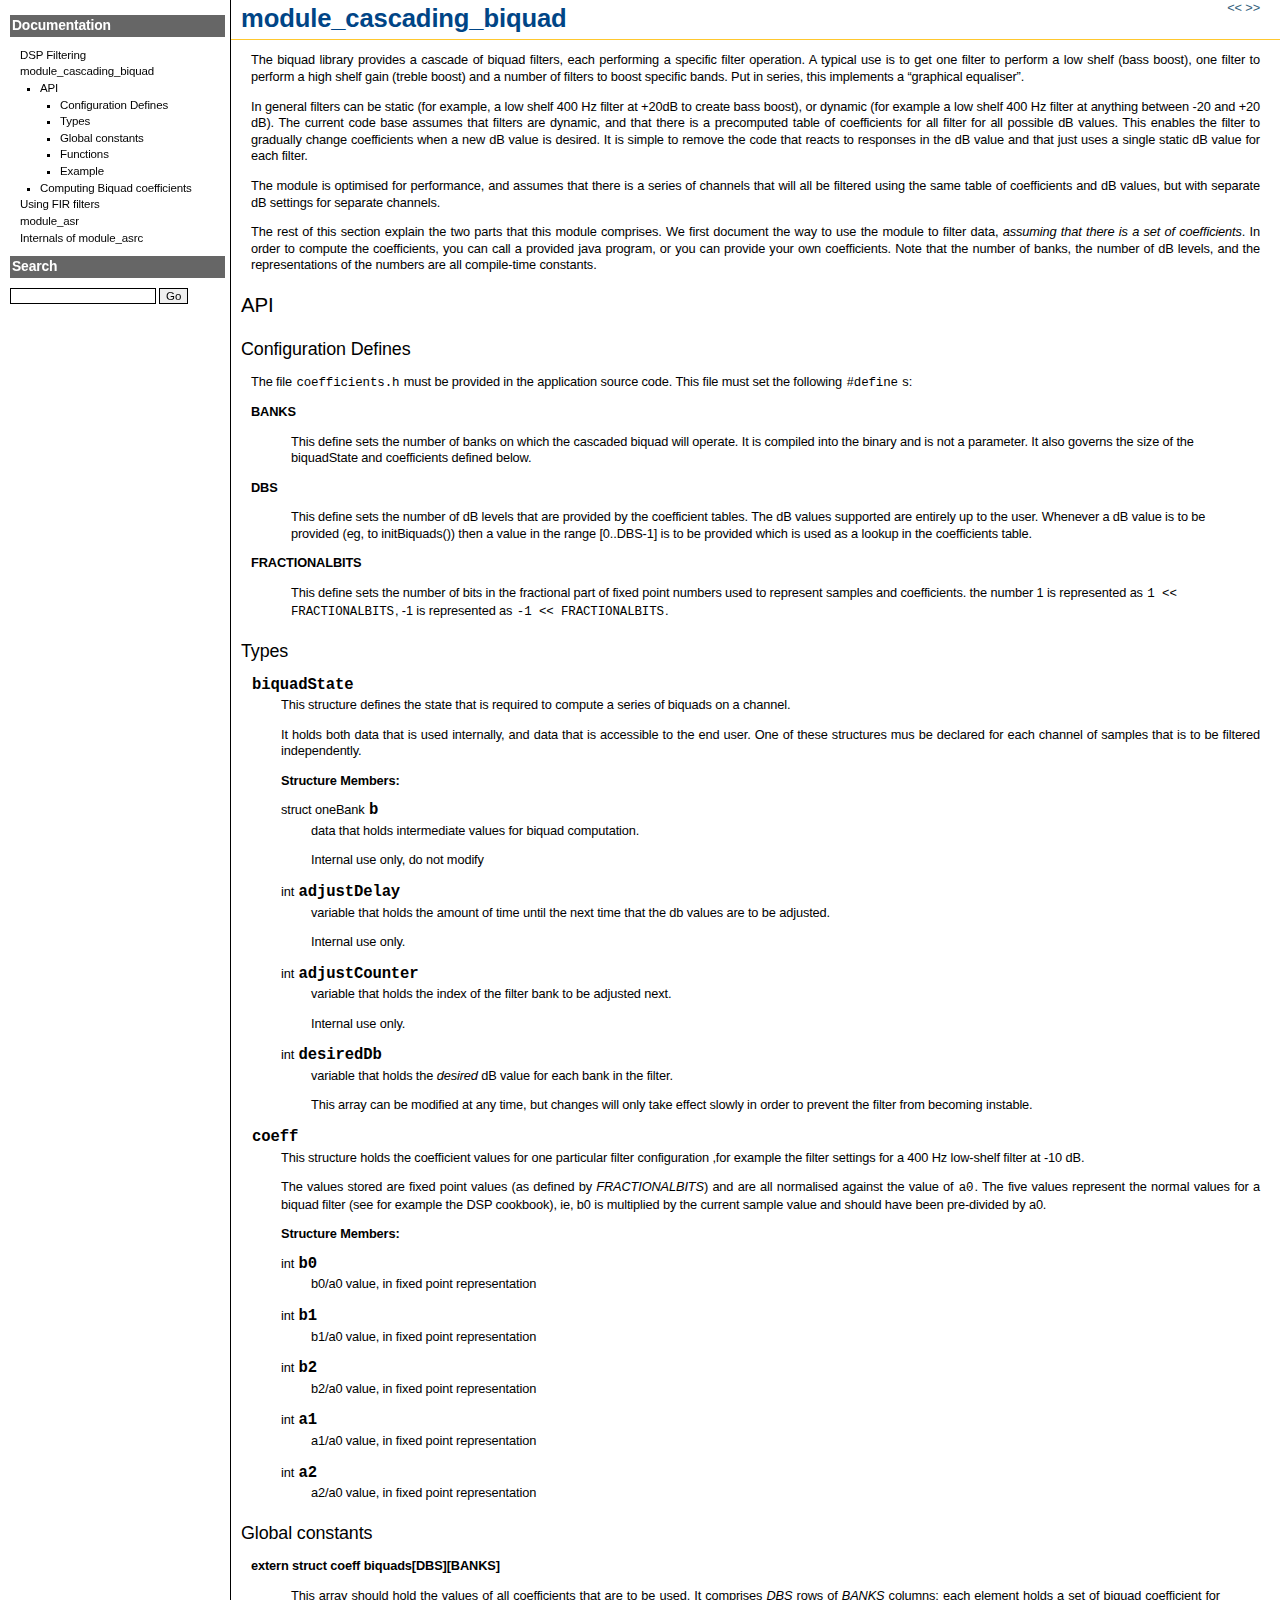
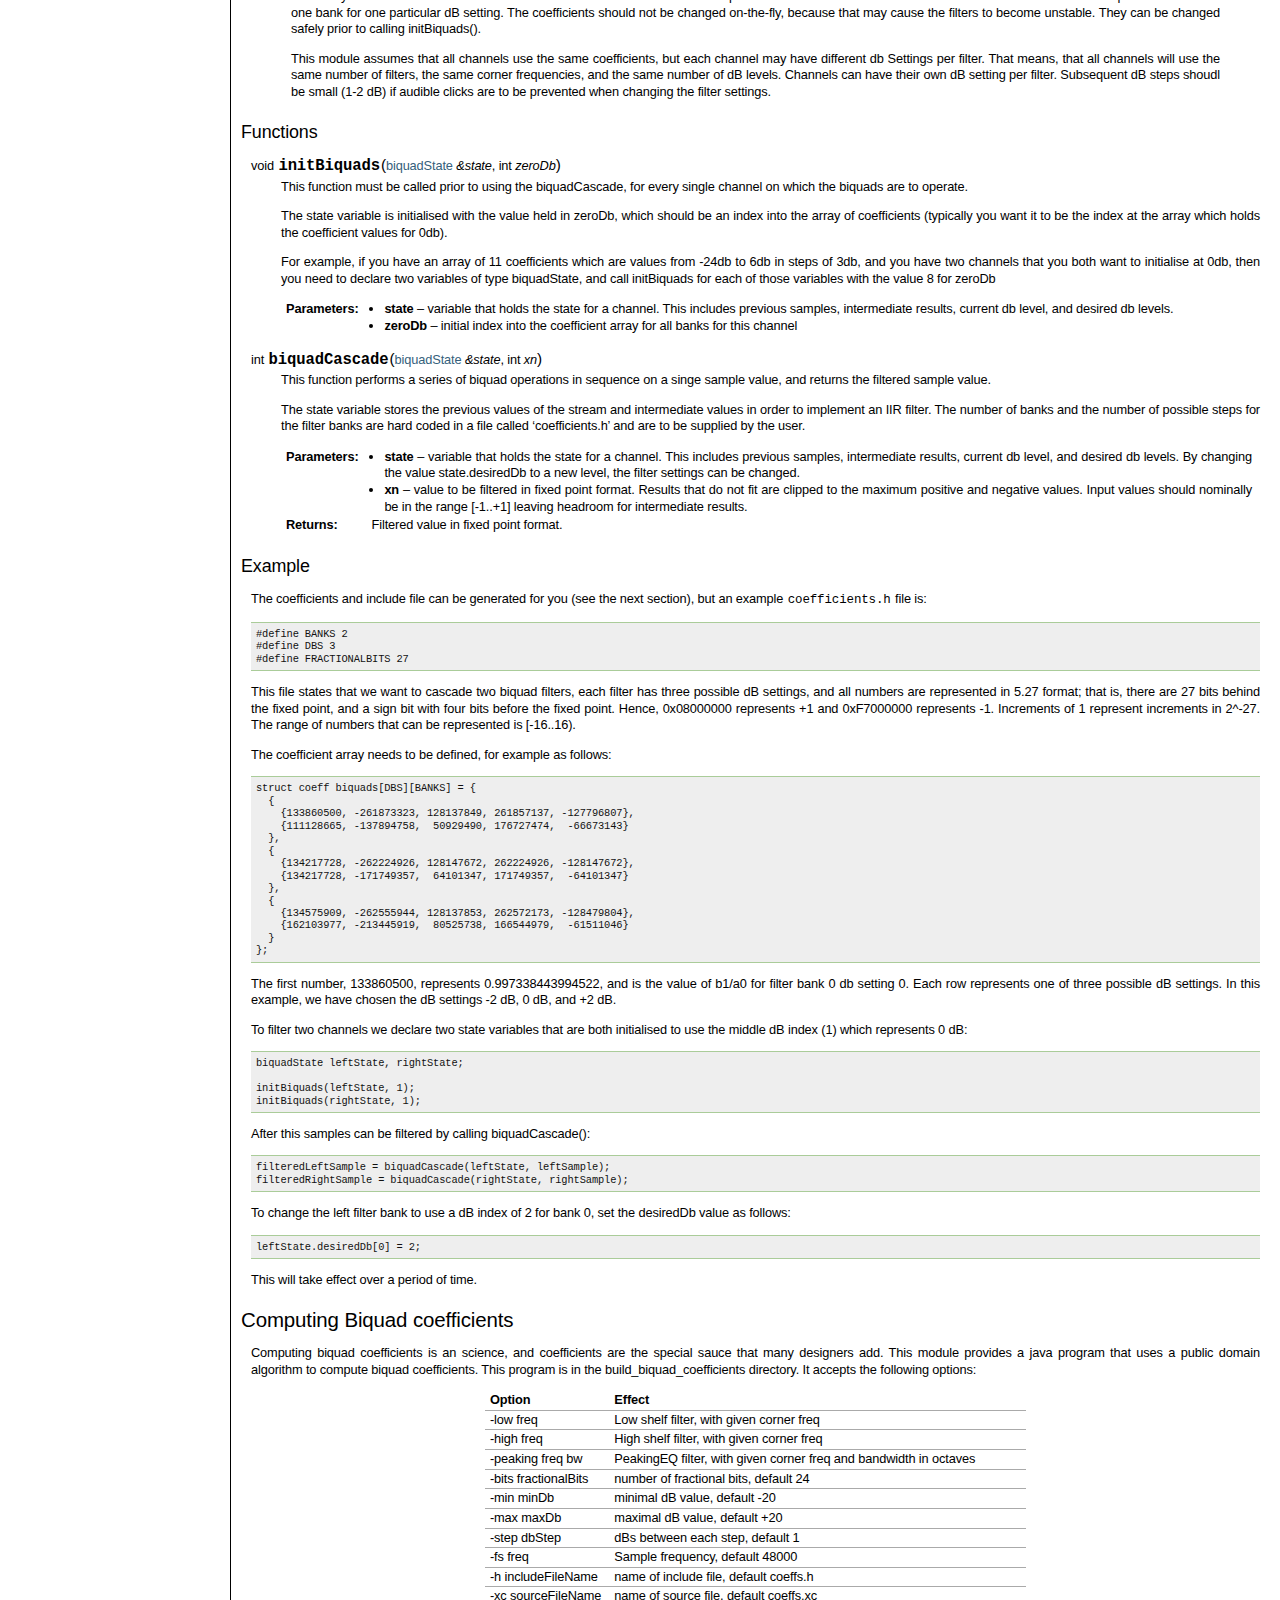
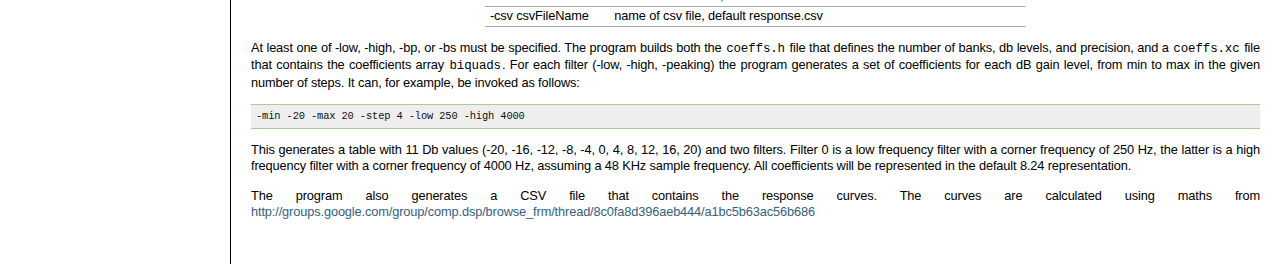
<file: biquad.html>
<!DOCTYPE html PUBLIC "-//W3C//DTD XHTML 1.0 Transitional//EN"
  "http://www.w3.org/TR/xhtml1/DTD/xhtml1-transitional.dtd">

<html xmlns="http://www.w3.org/1999/xhtml">
  <head>
    <meta http-equiv="Content-Type" content="text/html; charset=utf-8" />
    
    <title>module_cascading_biquad &mdash; Documentation  documentation</title>
    <link rel="stylesheet" href="_static/xdoc.css" type="text/css" />
    <link rel="stylesheet" href="_static/pygments.css" type="text/css" />
    <script type="text/javascript">
      var DOCUMENTATION_OPTIONS = {
        URL_ROOT:    '',
        VERSION:     '',
        COLLAPSE_INDEX: false,
        FILE_SUFFIX: '.html',
        HAS_SOURCE:  true
      };
    </script>
    <script type="text/javascript" src="_static/jquery.js"></script>
    <script type="text/javascript" src="_static/underscore.js"></script>
    <script type="text/javascript" src="_static/doctools.js"></script>
    <script type="text/javascript" src="_static/xcomment.js"></script>
    <link rel="top" title="Documentation  documentation" href="index.html" />
    <link rel="next" title="Using FIR filters" href="fir.html" />
    <link rel="prev" title="DSP Filtering" href="summary.html" /> 

<script>
function setheight() {
h1 = document.getElementById('d1').style.height;
h2 = document.getElementById('d2').style.height;

if (parseInt(h1) > parseInt(h2)) {
document.getElementById('d2').style.height=h1 + "px";
}
else {
document.getElementById('d1').style.height=h2 + "px";
}

}
</script>
</head>

<body onload="setheight();">

  

    <div class="document" id='d1'>
      <div class="documentwrapper">
        <div class="bodywrapper">
          <div class="body">
<div style="float: right">
<a href="summary.html"
                        title="previous chapter"> &lt&lt </a>
<a href="fir.html"
                        title="next chapter"> &gt&gt </a></p>
</div>

            
  <div class="section" id="module-cascading-biquad">
<h1>module_cascading_biquad<a class="headerlink" href="#module-cascading-biquad" title="Permalink to this headline">¶</a></h1>
<p>The biquad library provides a cascade of biquad filters, each performing a
specific filter operation. A typical use is to get one filter to perform a
low shelf (bass boost), one filter to perform a high shelf gain (treble
boost) and a number of filters to boost specific bands. Put in series, this
implements a &#8220;graphical equaliser&#8221;.</p>
<p>In general filters can be static (for example, a low shelf 400 Hz filter at
+20dB to create bass boost), or dynamic (for example a low shelf 400 Hz
filter at anything between -20 and +20 dB). The current code base assumes
that filters are dynamic, and that there is a precomputed table of
coefficients for all filter for all possible dB values. This enables the
filter to gradually change coefficients when a new dB value is desired. It
is simple to remove the code that reacts to responses in the dB value and
that just uses a single static dB value for each filter.</p>
<p>The module is optimised for performance, and assumes that there is a series
of channels that will all be filtered using the same table of coefficients
and dB values, but with separate dB settings for separate channels.</p>
<p>The rest of this section explain the two parts that this module comprises.
We first document the way to use the module to filter data, <em>assuming that
there is a set of coefficients</em>. In order to compute the coefficients, you
can call a provided java program, or you can provide your own coefficients.
Note that the number of banks, the number of dB levels, and the
representations of the numbers are all compile-time constants.</p>
<div class="section" id="api">
<h2>API<a class="headerlink" href="#api" title="Permalink to this headline">¶</a></h2>
<div class="section" id="configuration-defines">
<h3>Configuration Defines<a class="headerlink" href="#configuration-defines" title="Permalink to this headline">¶</a></h3>
<p>The file <tt class="docutils literal"><span class="pre">coefficients.h</span></tt> must be provided in the application source
code. This file must set the following <tt class="docutils literal"><span class="pre">#define</span></tt> s:</p>
<p><strong>BANKS</strong></p>
<blockquote>
<div>This define sets the number of banks on which the cascaded biquad will
operate. It is compiled into the binary and is not a parameter. It also
governs the size of the biquadState and coefficients defined below.</div></blockquote>
<p><strong>DBS</strong></p>
<blockquote>
<div>This define sets the number of dB levels that are provided by the
coefficient tables. The dB values supported are entirely up to the
user. Whenever a dB value is to be provided (eg, to initBiquads()) then
a value in the range [0..DBS-1] is to be provided which is used as a
lookup in the coefficients table.</div></blockquote>
<p><strong>FRACTIONALBITS</strong></p>
<blockquote>
<div>This define sets the number of bits in the fractional part of
fixed point numbers used to represent samples and coefficients.
the number 1 is represented as <tt class="docutils literal"><span class="pre">1</span> <span class="pre">&lt;&lt;</span> <span class="pre">FRACTIONALBITS</span></tt>, -1 is represented
as <tt class="docutils literal"><span class="pre">-1</span> <span class="pre">&lt;&lt;</span> <span class="pre">FRACTIONALBITS</span></tt>.</div></blockquote>
</div>
<div class="section" id="types">
<h3>Types<a class="headerlink" href="#types" title="Permalink to this headline">¶</a></h3>
<dl class="type">
<dt id="biquadState">
<tt class="descname">biquadState</tt><a class="headerlink" href="#biquadState" title="Permalink to this definition">¶</a></dt>
<dd><p>This structure defines the state that is required to compute a series of biquads on a channel.</p>
<p>It holds both data that is used internally, and data that is accessible to the end user. One of these structures mus be declared for each channel of samples that is to be filtered independently.</p>
<p><strong>Structure Members:</strong></p>
<dl class="member">
<dt id="biquadState.b">
struct oneBank <tt class="descname">b</tt><a class="headerlink" href="#biquadState.b" title="Permalink to this definition">¶</a></dt>
<dd><p>data that holds intermediate values for biquad computation.</p>
<p>Internal use only, do not modify</p>
</dd></dl>

<dl class="member">
<dt id="biquadState.adjustDelay">
int <tt class="descname">adjustDelay</tt><a class="headerlink" href="#biquadState.adjustDelay" title="Permalink to this definition">¶</a></dt>
<dd><p>variable that holds the amount of time until the next time that the db values are to be adjusted.</p>
<p>Internal use only.</p>
</dd></dl>

<dl class="member">
<dt id="biquadState.adjustCounter">
int <tt class="descname">adjustCounter</tt><a class="headerlink" href="#biquadState.adjustCounter" title="Permalink to this definition">¶</a></dt>
<dd><p>variable that holds the index of the filter bank to be adjusted next.</p>
<p>Internal use only.</p>
</dd></dl>

<dl class="member">
<dt id="biquadState.desiredDb">
int <tt class="descname">desiredDb</tt><a class="headerlink" href="#biquadState.desiredDb" title="Permalink to this definition">¶</a></dt>
<dd><p>variable that holds the <em>desired</em> dB value for each bank in the filter.</p>
<p>This array can be modified at any time, but changes will only take effect slowly in order to prevent the filter from becoming instable.</p>
</dd></dl>

</dd></dl>

<dl class="type">
<dt id="coeff">
<tt class="descname">coeff</tt><a class="headerlink" href="#coeff" title="Permalink to this definition">¶</a></dt>
<dd><p>This structure holds the coefficient values for one particular filter configuration ,for example the filter settings for a 400 Hz low-shelf filter at -10 dB.</p>
<p>The values stored are fixed point values (as defined by <em>FRACTIONALBITS</em>) and are all normalised against the value of <tt class="docutils literal"><span class="pre">a0</span></tt>. The five values represent the normal values for a biquad filter (see for example the DSP cookbook), ie, b0 is multiplied by the current sample value and should have been pre-divided by a0.</p>
<p><strong>Structure Members:</strong></p>
<dl class="member">
<dt id="coeff.b0">
int <tt class="descname">b0</tt><a class="headerlink" href="#coeff.b0" title="Permalink to this definition">¶</a></dt>
<dd><p>b0/a0 value, in fixed point representation</p>
</dd></dl>

<dl class="member">
<dt id="coeff.b1">
int <tt class="descname">b1</tt><a class="headerlink" href="#coeff.b1" title="Permalink to this definition">¶</a></dt>
<dd><p>b1/a0 value, in fixed point representation</p>
</dd></dl>

<dl class="member">
<dt id="coeff.b2">
int <tt class="descname">b2</tt><a class="headerlink" href="#coeff.b2" title="Permalink to this definition">¶</a></dt>
<dd><p>b2/a0 value, in fixed point representation</p>
</dd></dl>

<dl class="member">
<dt id="coeff.a1">
int <tt class="descname">a1</tt><a class="headerlink" href="#coeff.a1" title="Permalink to this definition">¶</a></dt>
<dd><p>a1/a0 value, in fixed point representation</p>
</dd></dl>

<dl class="member">
<dt id="coeff.a2">
int <tt class="descname">a2</tt><a class="headerlink" href="#coeff.a2" title="Permalink to this definition">¶</a></dt>
<dd><p>a2/a0 value, in fixed point representation</p>
</dd></dl>

</dd></dl>

</div>
<div class="section" id="global-constants">
<h3>Global constants<a class="headerlink" href="#global-constants" title="Permalink to this headline">¶</a></h3>
<p><strong>extern struct coeff biquads[DBS][BANKS]</strong></p>
<blockquote>
<div><p>This array should hold the values of all coefficients that are to be
used. It comprises <em>DBS</em> rows of <em>BANKS</em> columns: each element holds a
set of biquad coefficient for one bank for one particular dB setting.
The coefficients should not be changed on-the-fly, because that may
cause the filters to become unstable. They can be changed safely prior
to calling initBiquads().</p>
<p>This module assumes that all channels use the same coefficients, but
each channel may have different db Settings per filter. That means,
that all channels will use the same number of filters, the same corner
frequencies, and the same number of dB levels. Channels can have their
own dB setting per filter. Subsequent dB steps shoudl be small (1-2 dB)
if audible clicks are to be prevented when changing the filter
settings.</p>
</div></blockquote>
</div>
<div class="section" id="functions">
<h3>Functions<a class="headerlink" href="#functions" title="Permalink to this headline">¶</a></h3>
<dl class="function">
<dt id="initBiquads">
void <tt class="descname">initBiquads</tt><big>(</big><a class="reference internal" href="#biquadState" title="biquadState"><span>biquadState</span></a><em>&nbsp;&amp;state</em>, int<em>&nbsp;zeroDb</em><big>)</big><a class="headerlink" href="#initBiquads" title="Permalink to this definition">¶</a></dt>
<dd><p>This function must be called prior to using the biquadCascade, for every single channel on which the biquads are to operate.</p>
<p>The state variable is initialised with the value held in zeroDb, which should be an index into the array of coefficients (typically you want it to be the index at the array which holds the coefficient values for 0db).</p>
<p>For example, if you have an array of 11 coefficients which are values from -24db to 6db in steps of 3db, and you have two channels that you both want to initialise at 0db, then you need to declare two variables of type biquadState, and call initBiquads for each of those variables with the value 8 for zeroDb</p>
<table class="docutils field-list" frame="void" rules="none">
<col class="field-name" />
<col class="field-body" />
<tbody valign="top">
<tr class="field-odd field"><th class="field-name">Parameters:</th><td class="field-body"><ul class="first last simple">
<li><strong>state</strong> &#8211; variable that holds the state for a channel. This includes previous samples, intermediate results, current db level, and desired db levels.</li>
<li><strong>zeroDb</strong> &#8211; initial index into the coefficient array for all banks for this channel</li>
</ul>
</td>
</tr>
</tbody>
</table>
</dd></dl>

<dl class="function">
<dt id="biquadCascade">
int <tt class="descname">biquadCascade</tt><big>(</big><a class="reference internal" href="#biquadState" title="biquadState"><span>biquadState</span></a><em>&nbsp;&amp;state</em>, int<em>&nbsp;xn</em><big>)</big><a class="headerlink" href="#biquadCascade" title="Permalink to this definition">¶</a></dt>
<dd><p>This function performs a series of biquad operations in sequence on a singe sample value, and returns the filtered sample value.</p>
<p>The state variable stores the previous values of the stream and intermediate values in order to implement an IIR filter. The number of banks and the number of possible steps for the filter banks are hard coded in a file called &#8216;coefficients.h&#8217; and are to be supplied by the user.</p>
<table class="docutils field-list" frame="void" rules="none">
<col class="field-name" />
<col class="field-body" />
<tbody valign="top">
<tr class="field-odd field"><th class="field-name">Parameters:</th><td class="field-body"><ul class="first simple">
<li><strong>state</strong> &#8211; variable that holds the state for a channel. This includes previous samples, intermediate results, current db level, and desired db levels. By changing the value state.desiredDb to a new level, the filter settings can be changed.</li>
<li><strong>xn</strong> &#8211; value to be filtered in fixed point format. Results that do not fit are clipped to the maximum positive and negative values. Input values should nominally be in the range [-1..+1] leaving headroom for intermediate results.</li>
</ul>
</td>
</tr>
<tr class="field-even field"><th class="field-name">Returns:</th><td class="field-body"><p class="first last">Filtered value in fixed point format.</p>
</td>
</tr>
</tbody>
</table>
</dd></dl>

</div>
<div class="section" id="example">
<h3>Example<a class="headerlink" href="#example" title="Permalink to this headline">¶</a></h3>
<p>The coefficients and include file can be generated for you (see the next
section), but an example <tt class="docutils literal"><span class="pre">coefficients.h</span></tt> file is:</p>
<div class="highlight-none"><div class="highlight"><pre>#define BANKS 2
#define DBS 3
#define FRACTIONALBITS 27
</pre></div>
</div>
<p>This file states that we want to cascade two biquad filters, each filter
has three possible dB settings, and all numbers are represented in 5.27
format; that is, there are 27 bits behind the fixed point, and a sign bit
with four bits before the fixed point. Hence, 0x08000000 represents +1 and
0xF7000000 represents -1. Increments of 1 represent increments in 2^-27.
The range of numbers that can be represented is [-16..16).</p>
<p>The coefficient array needs to be defined, for example as follows:</p>
<div class="highlight-none"><div class="highlight"><pre>struct coeff biquads[DBS][BANKS] = {
  {
    {133860500, -261873323, 128137849, 261857137, -127796807},
    {111128665, -137894758,  50929490, 176727474,  -66673143}
  },
  {
    {134217728, -262224926, 128147672, 262224926, -128147672},
    {134217728, -171749357,  64101347, 171749357,  -64101347}
  },
  {
    {134575909, -262555944, 128137853, 262572173, -128479804},
    {162103977, -213445919,  80525738, 166544979,  -61511046}
  }
};
</pre></div>
</div>
<p>The first number, 133860500, represents 0.997338443994522, and is the value
of b1/a0 for filter bank 0 db setting 0. Each row represents one of three
possible dB settings. In this example, we have chosen the dB settings -2
dB, 0 dB, and +2 dB.</p>
<p>To filter two channels we declare two state variables that are both
initialised to use the middle dB index (1) which represents 0 dB:</p>
<div class="highlight-none"><div class="highlight"><pre>biquadState leftState, rightState;

initBiquads(leftState, 1);
initBiquads(rightState, 1);
</pre></div>
</div>
<p>After this samples can be filtered by calling biquadCascade():</p>
<div class="highlight-none"><div class="highlight"><pre>filteredLeftSample = biquadCascade(leftState, leftSample);
filteredRightSample = biquadCascade(rightState, rightSample);
</pre></div>
</div>
<p>To change the left filter bank to use a dB index of 2 for bank 0, set the
desiredDb value as follows:</p>
<div class="highlight-none"><div class="highlight"><pre>leftState.desiredDb[0] = 2;
</pre></div>
</div>
<p>This will take effect over a period of time.</p>
</div>
</div>
<div class="section" id="computing-biquad-coefficients">
<h2>Computing Biquad coefficients<a class="headerlink" href="#computing-biquad-coefficients" title="Permalink to this headline">¶</a></h2>
<p>Computing biquad coefficients is an science, and coefficients are the special
sauce that many designers add. This module provides a java program that uses a
public domain algorithm to compute biquad coefficients. This program is in
the build_biquad_coefficients directory. It accepts the following options:</p>
<table border="1" class="docutils">
<colgroup>
<col width="23%" />
<col width="77%" />
</colgroup>
<thead valign="bottom">
<tr class="row-odd"><th class="head">Option</th>
<th class="head">Effect</th>
</tr>
</thead>
<tbody valign="top">
<tr class="row-even"><td>-low freq</td>
<td>Low shelf filter, with given corner freq</td>
</tr>
<tr class="row-odd"><td>-high freq</td>
<td>High shelf filter, with given corner freq</td>
</tr>
<tr class="row-even"><td>-peaking freq bw</td>
<td>PeakingEQ filter, with given corner freq and bandwidth in octaves</td>
</tr>
<tr class="row-odd"><td>-bits fractionalBits</td>
<td>number of fractional bits, default 24</td>
</tr>
<tr class="row-even"><td>-min minDb</td>
<td>minimal dB value, default -20</td>
</tr>
<tr class="row-odd"><td>-max maxDb</td>
<td>maximal dB value, default +20</td>
</tr>
<tr class="row-even"><td>-step dbStep</td>
<td>dBs between each step, default 1</td>
</tr>
<tr class="row-odd"><td>-fs freq</td>
<td>Sample frequency, default 48000</td>
</tr>
<tr class="row-even"><td>-h includeFileName</td>
<td>name of include file, default coeffs.h</td>
</tr>
<tr class="row-odd"><td>-xc sourceFileName</td>
<td>name of source file, default coeffs.xc</td>
</tr>
<tr class="row-even"><td>-csv csvFileName</td>
<td>name of csv file, default response.csv</td>
</tr>
</tbody>
</table>
<p>At least one of -low, -high, -bp, or -bs must be specified. The program
builds both the <tt class="docutils literal"><span class="pre">coeffs.h</span></tt> file that defines the number of banks, db
levels, and precision, and a <tt class="docutils literal"><span class="pre">coeffs.xc</span></tt> file that contains the
coefficients array <tt class="docutils literal"><span class="pre">biquads</span></tt>. For each filter (-low, -high, -peaking) the
program generates a set of coefficients for each dB gain level, from min to
max in the given number of steps. It can, for example, be invoked as follows:</p>
<div class="highlight-none"><div class="highlight"><pre>-min -20 -max 20 -step 4 -low 250 -high 4000
</pre></div>
</div>
<p>This generates a table with 11 Db values (-20, -16, -12, -8, -4, 0, 4, 8,
12, 16, 20) and two filters. Filter 0 is a low frequency filter with a
corner frequency of 250 Hz, the latter is a high frequency filter with a
corner frequency of 4000 Hz, assuming a 48 KHz sample frequency. All
coefficients will be represented in the default 8.24 representation.</p>
<p>The program also generates a CSV file that contains the response curves.
The curves are calculated using maths from
<a class="reference external" href="http://groups.google.com/group/comp.dsp/browse_frm/thread/8c0fa8d396aeb444/a1bc5b63ac56b686"><span>http://groups.google.com/group/comp.dsp/browse_frm/thread/8c0fa8d396aeb444/a1bc5b63ac56b686</span></a></p>
</div>
</div>



          </div>
        </div>
      </div>
      <div class="sphinxsidebar" id='d2'>
        <div class="sphinxsidebarwrapper">
<h3><a href="index.html">Documentation</a></h3>
<ul class="current">
<li class="toctree-l1"><a class="reference internal" href="summary.html">DSP Filtering</a></li>
<li class="toctree-l1 current"><a class="current reference internal" href="">module_cascading_biquad</a><ul>
<li class="toctree-l2"><a class="reference internal" href="#api">API</a><ul>
<li class="toctree-l3"><a class="reference internal" href="#configuration-defines">Configuration Defines</a></li>
<li class="toctree-l3"><a class="reference internal" href="#types">Types</a></li>
<li class="toctree-l3"><a class="reference internal" href="#global-constants">Global constants</a></li>
<li class="toctree-l3"><a class="reference internal" href="#functions">Functions</a></li>
<li class="toctree-l3"><a class="reference internal" href="#example">Example</a></li>
</ul>
</li>
<li class="toctree-l2"><a class="reference internal" href="#computing-biquad-coefficients">Computing Biquad coefficients</a></li>
</ul>
</li>
<li class="toctree-l1"><a class="reference internal" href="fir.html">Using FIR filters</a></li>
<li class="toctree-l1"><a class="reference internal" href="asrc.html">module_asr</a></li>
<li class="toctree-l1"><a class="reference internal" href="asrc-internal.html">Internals of module_asrc</a></li>
</ul>

<div id="searchbox" style="display: none;margin-bottom: 10px;">
  <h3>Search</h3>
    <form class="search" action="search.html" method="get">
      <input type="text" name="q" size="18" />
      <input type="submit" value="Go" />
      <input type="hidden" name="check_keywords" value="yes" />
      <input type="hidden" name="area" value="default" />
    </form>
</div>
<script type="text/javascript">$('#searchbox').show(0);</script>
        </div>
      </div>
      <div class="clearer"></div>
    </div>



    <div class="footer">
    </div>
  </body>
</html>
</file>
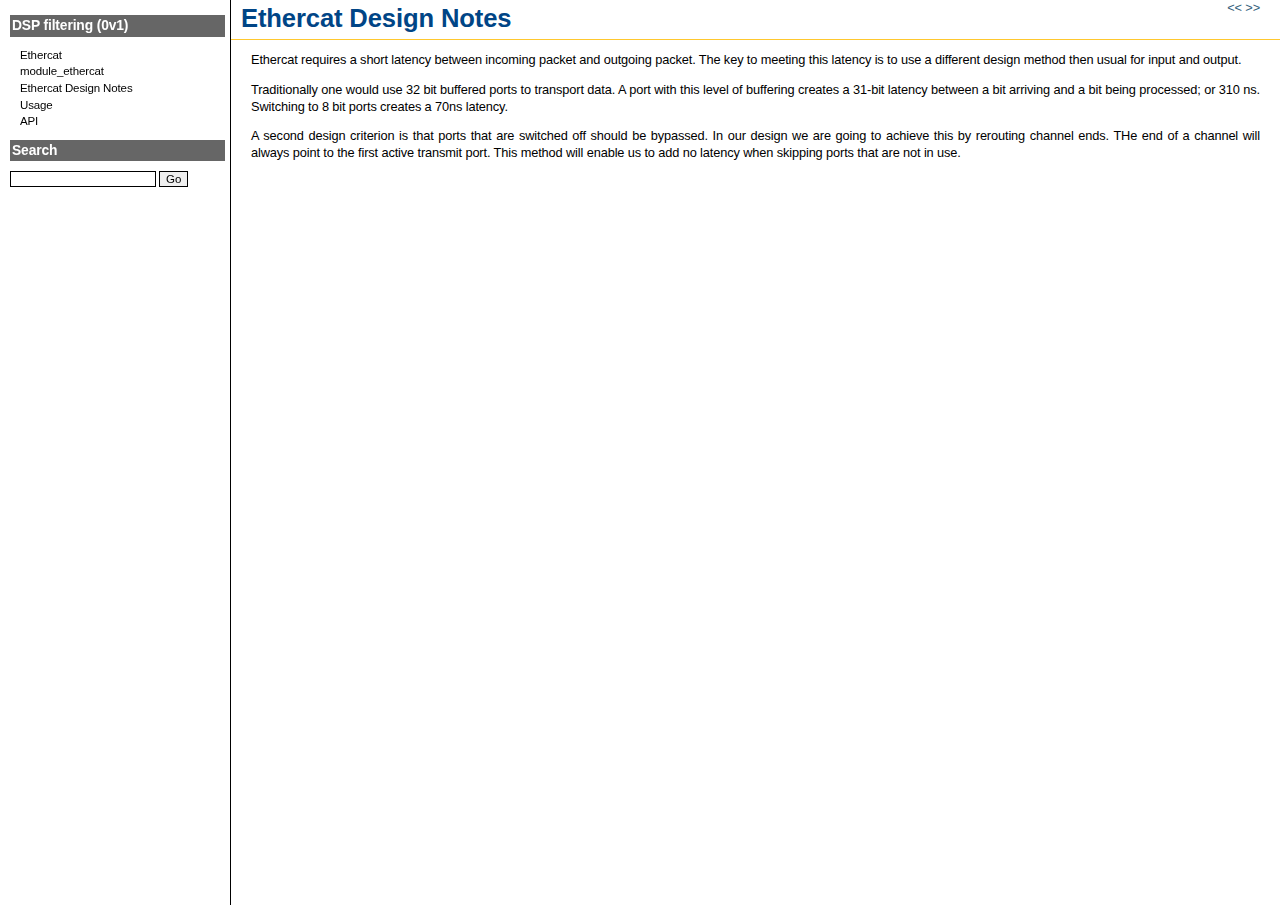
<file: design-notes.html>
<!DOCTYPE html PUBLIC "-//W3C//DTD XHTML 1.0 Transitional//EN"
  "http://www.w3.org/TR/xhtml1/DTD/xhtml1-transitional.dtd">

<html xmlns="http://www.w3.org/1999/xhtml">
  <head>
    <meta http-equiv="Content-Type" content="text/html; charset=utf-8" />
    
    <title>Ethercat Design Notes &mdash; DSP filtering 0v1 documentation</title>
    <link rel="stylesheet" href="_static/xdoc.css" type="text/css" />
    <link rel="stylesheet" href="_static/pygments.css" type="text/css" />
    <script type="text/javascript">
      var DOCUMENTATION_OPTIONS = {
        URL_ROOT:    '',
        VERSION:     '0v1',
        COLLAPSE_INDEX: false,
        FILE_SUFFIX: '.html',
        HAS_SOURCE:  true
      };
    </script>
    <script type="text/javascript" src="_static/jquery.js"></script>
    <script type="text/javascript" src="_static/underscore.js"></script>
    <script type="text/javascript" src="_static/doctools.js"></script>
    <script type="text/javascript" src="http://mathjax.connectmv.com/MathJax.js"></script>
    <script type="text/javascript" src="_static/xcomment.js"></script>
    <link rel="top" title="DSP filtering 0v1 documentation" href="index.html" />
    <link rel="next" title="Usage" href="usage.html" />
    <link rel="prev" title="Ethercat" href="summary.html" /> 

<script>
function setheight() {
h1 = document.getElementById('d1').style.height;
h2 = document.getElementById('d2').style.height;

if (parseInt(h1) > parseInt(h2)) {
document.getElementById('d2').style.height=h1 + "px";
}
else {
document.getElementById('d1').style.height=h2 + "px";
}

}
</script>
</head>

<body onload="setheight();">

  

    <div class="document" id='d1'>
      <div class="documentwrapper">
        <div class="bodywrapper">
          <div class="body">
<div style="float: right">
<a href="summary.html"
                        title="previous chapter"> &lt&lt </a>
<a href="usage.html"
                        title="next chapter"> &gt&gt </a></p>
</div>

            
  <div class="section" id="ethercat-design-notes">
<h1>Ethercat Design Notes<a class="headerlink" href="#ethercat-design-notes" title="Permalink to this headline">¶</a></h1>
<p>Ethercat requires a short latency between incoming packet and outgoing
packet. The key to meeting this latency is to use a different design method
then usual for input and output.</p>
<p>Traditionally one would use 32 bit buffered ports to transport data. A port
with this level of buffering creates a 31-bit latency between a bit
arriving and a bit being processed; or 310 ns. Switching to 8 bit ports
creates a 70ns latency.</p>
<p>A second design criterion is that ports that are switched off should be
bypassed. In our design we are going to achieve this by rerouting channel
ends. THe end of a channel will always point to the first active transmit
port. This method will enable us to add no latency when skipping ports that
are not in use.</p>
</div>



          </div>
        </div>
      </div>
      <div class="sphinxsidebar" id='d2'>
        <div class="sphinxsidebarwrapper">
<h3><a href="index.html">DSP filtering (0v1)</a></h3>
<ul class="current">
<li class="toctree-l1"><a class="reference internal" href="summary.html">Ethercat</a></li>
<li class="toctree-l1"><a class="reference internal" href="summary.html#module-ethercat">module_ethercat</a></li>
<li class="toctree-l1 current"><a class="current reference internal" href="">Ethercat Design Notes</a></li>
<li class="toctree-l1"><a class="reference internal" href="usage.html">Usage</a></li>
<li class="toctree-l1"><a class="reference internal" href="api.html">API</a></li>
</ul>

<div id="searchbox" style="display: none;margin-bottom: 10px;">
  <h3>Search</h3>
    <form class="search" action="search.html" method="get">
      <input type="text" name="q" size="18" />
      <input type="submit" value="Go" />
      <input type="hidden" name="check_keywords" value="yes" />
      <input type="hidden" name="area" value="default" />
    </form>
</div>
<script type="text/javascript">$('#searchbox').show(0);</script>
        </div>
      </div>
      <div class="clearer"></div>
    </div>



    <div class="footer">
    </div>
  </body>
</html>
</file>
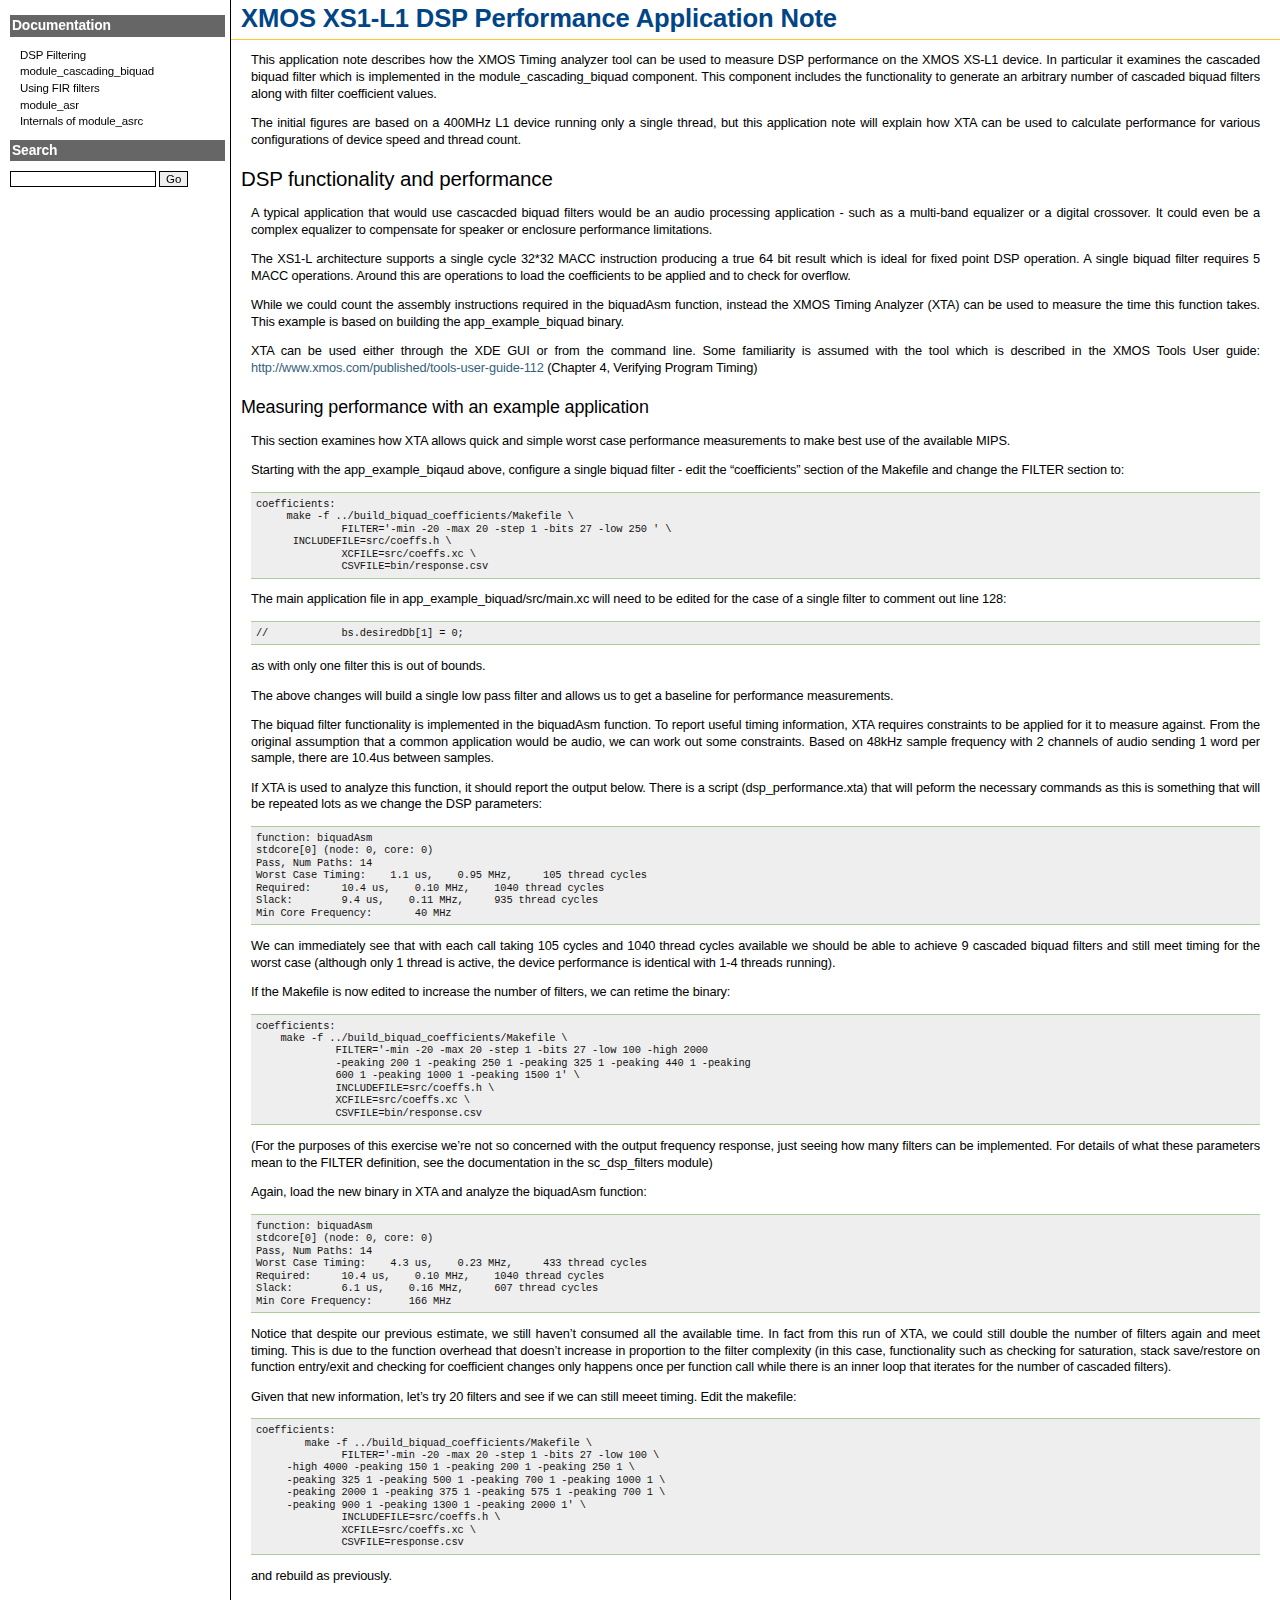
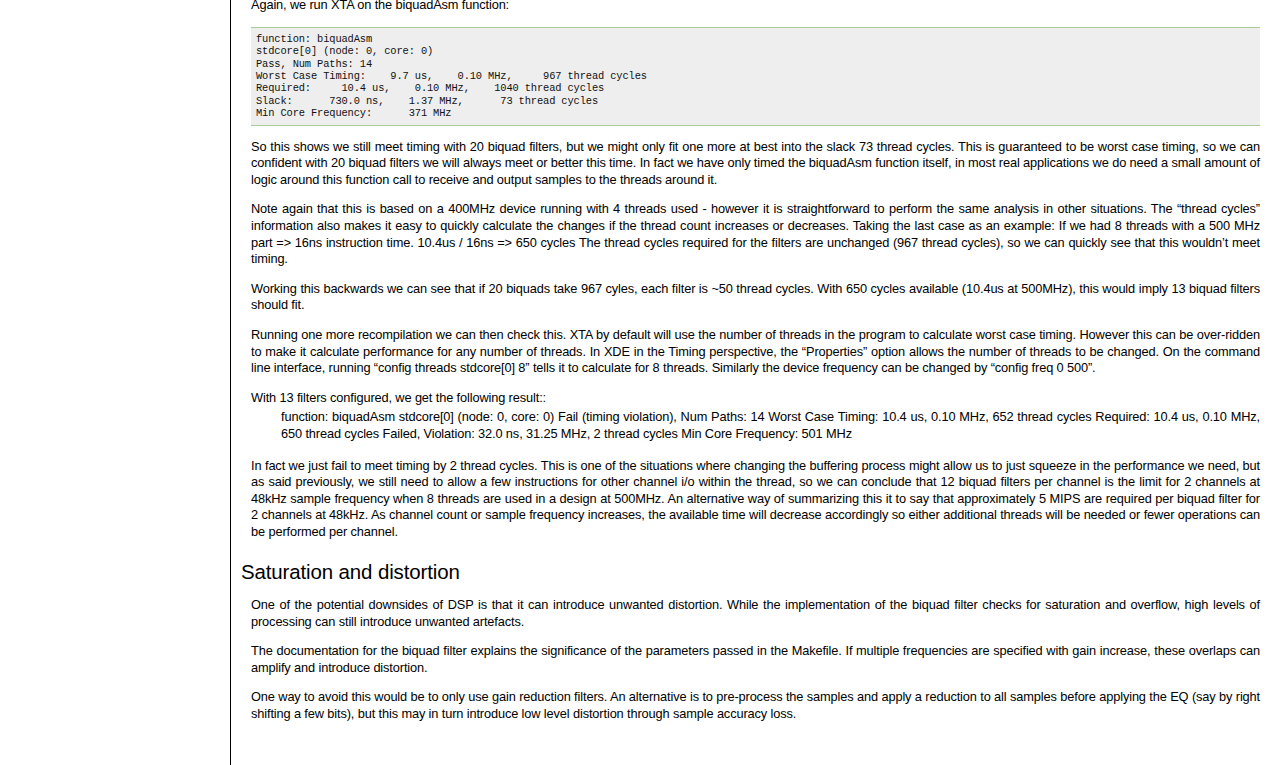
<file: dsp_timing.html>
<!DOCTYPE html PUBLIC "-//W3C//DTD XHTML 1.0 Transitional//EN"
  "http://www.w3.org/TR/xhtml1/DTD/xhtml1-transitional.dtd">

<html xmlns="http://www.w3.org/1999/xhtml">
  <head>
    <meta http-equiv="Content-Type" content="text/html; charset=utf-8" />
    
    <title>XMOS XS1-L1 DSP Performance Application Note &mdash; Documentation  documentation</title>
    <link rel="stylesheet" href="_static/xdoc.css" type="text/css" />
    <link rel="stylesheet" href="_static/pygments.css" type="text/css" />
    <script type="text/javascript">
      var DOCUMENTATION_OPTIONS = {
        URL_ROOT:    '',
        VERSION:     '',
        COLLAPSE_INDEX: false,
        FILE_SUFFIX: '.html',
        HAS_SOURCE:  true
      };
    </script>
    <script type="text/javascript" src="_static/jquery.js"></script>
    <script type="text/javascript" src="_static/underscore.js"></script>
    <script type="text/javascript" src="_static/doctools.js"></script>
    <script type="text/javascript" src="_static/xcomment.js"></script>
    <link rel="top" title="Documentation  documentation" href="index.html" /> 

<script>
function setheight() {
h1 = document.getElementById('d1').style.height;
h2 = document.getElementById('d2').style.height;

if (parseInt(h1) > parseInt(h2)) {
document.getElementById('d2').style.height=h1 + "px";
}
else {
document.getElementById('d1').style.height=h2 + "px";
}

}
</script>
</head>

<body onload="setheight();">

  

    <div class="document" id='d1'>
      <div class="documentwrapper">
        <div class="bodywrapper">
          <div class="body">
<div style="float: right">
</div>

            
  <div class="section" id="xmos-xs1-l1-dsp-performance-application-note">
<h1>XMOS XS1-L1 DSP Performance Application Note<a class="headerlink" href="#xmos-xs1-l1-dsp-performance-application-note" title="Permalink to this headline">¶</a></h1>
<p>This application note describes how the XMOS Timing analyzer tool can
be used to measure DSP performance on the XMOS XS-L1 device. In
particular it examines the cascaded biquad filter which is implemented
in the module_cascading_biquad component. This component includes the
functionality to generate an arbitrary number of cascaded biquad
filters along with filter coefficient values.</p>
<p>The initial figures are based on a 400MHz L1 device running only a
single thread, but this application note will explain how XTA can be
used to calculate performance for various configurations of device
speed and thread count.</p>
<div class="section" id="dsp-functionality-and-performance">
<h2>DSP functionality and performance<a class="headerlink" href="#dsp-functionality-and-performance" title="Permalink to this headline">¶</a></h2>
<p>A typical application that would use cascacded biquad filters would be
an audio processing application - such as a multi-band equalizer or a
digital crossover. It could even be a complex equalizer to compensate
for speaker or enclosure performance limitations.</p>
<p>The XS1-L architecture supports a single cycle 32*32 MACC instruction
producing a true 64 bit result which is ideal for fixed point DSP
operation. A single biquad filter requires 5 MACC operations. Around
this are operations to load the coefficients to be applied and to
check for overflow.</p>
<p>While we could count the assembly instructions required in the
biquadAsm function, instead the XMOS Timing Analyzer (XTA) can be
used to measure the time this function takes. This example is based on
building the app_example_biquad binary.</p>
<p>XTA can be used either through the XDE GUI or from the command
line. Some familiarity is assumed with the tool which is described in
the XMOS Tools User guide:
<a class="reference external" href="http://www.xmos.com/published/tools-user-guide-112"><span>http://www.xmos.com/published/tools-user-guide-112</span></a>
(Chapter 4, Verifying Program Timing)</p>
<div class="section" id="measuring-performance-with-an-example-application">
<h3>Measuring performance with an example application<a class="headerlink" href="#measuring-performance-with-an-example-application" title="Permalink to this headline">¶</a></h3>
<p>This section examines how XTA allows quick and simple worst case
performance measurements to make best use of the available MIPS.</p>
<p>Starting with the app_example_biqaud above, configure a single biquad
filter - edit the &#8220;coefficients&#8221; section of the Makefile and change
the FILTER section to:</p>
<div class="highlight-none"><div class="highlight"><pre>coefficients:
     make -f ../build_biquad_coefficients/Makefile \
              FILTER=&#39;-min -20 -max 20 -step 1 -bits 27 -low 250 &#39; \
      INCLUDEFILE=src/coeffs.h \
              XCFILE=src/coeffs.xc \
              CSVFILE=bin/response.csv
</pre></div>
</div>
<p>The main application file in app_example_biquad/src/main.xc will need
to be edited for the case of a single filter to comment out line 128:</p>
<div class="highlight-none"><div class="highlight"><pre>//            bs.desiredDb[1] = 0;
</pre></div>
</div>
<p>as with only one filter this is out of bounds.</p>
<p>The above changes will build a single low pass filter and allows us to
get a baseline for performance measurements.</p>
<p>The biquad filter functionality is implemented in the biquadAsm function.
To report useful timing information, XTA requires constraints to be
applied for it to measure against. From the original assumption that a
common application would be audio, we can work out some
constraints. Based on 48kHz sample frequency with 2 channels of audio
sending 1 word per sample, there are 10.4us between samples.</p>
<p>If XTA is used to analyze this function, it should report the
output below. There is a script (dsp_performance.xta) that will peform
the necessary commands as this is something that will be repeated lots
as we change the DSP parameters:</p>
<div class="highlight-none"><div class="highlight"><pre>function: biquadAsm
stdcore[0] (node: 0, core: 0)
Pass, Num Paths: 14
Worst Case Timing:    1.1 us,    0.95 MHz,     105 thread cycles
Required:     10.4 us,    0.10 MHz,    1040 thread cycles
Slack:        9.4 us,    0.11 MHz,     935 thread cycles
Min Core Frequency:       40 MHz
</pre></div>
</div>
<p>We can immediately see that with each call taking 105 cycles and 1040
thread cycles available we should be able to achieve 9 cascaded biquad
filters and still meet timing for the worst case (although only 1
thread is active, the device performance is identical with 1-4 threads
running).</p>
<p>If the Makefile is now edited to increase the number of filters, we
can retime the binary:</p>
<div class="highlight-none"><div class="highlight"><pre>coefficients:
    make -f ../build_biquad_coefficients/Makefile \
             FILTER=&#39;-min -20 -max 20 -step 1 -bits 27 -low 100 -high 2000
             -peaking 200 1 -peaking 250 1 -peaking 325 1 -peaking 440 1 -peaking
             600 1 -peaking 1000 1 -peaking 1500 1&#39; \
             INCLUDEFILE=src/coeffs.h \
             XCFILE=src/coeffs.xc \
             CSVFILE=bin/response.csv
</pre></div>
</div>
<p>(For the purposes of this exercise we&#8217;re not so concerned with the
output frequency response, just seeing how many filters can be
implemented. For details of what these parameters mean to the FILTER
definition, see the documentation in the sc_dsp_filters module)</p>
<p>Again, load the new binary in XTA and analyze the biquadAsm function:</p>
<div class="highlight-none"><div class="highlight"><pre>function: biquadAsm
stdcore[0] (node: 0, core: 0)
Pass, Num Paths: 14
Worst Case Timing:    4.3 us,    0.23 MHz,     433 thread cycles
Required:     10.4 us,    0.10 MHz,    1040 thread cycles
Slack:        6.1 us,    0.16 MHz,     607 thread cycles
Min Core Frequency:      166 MHz
</pre></div>
</div>
<p>Notice that despite our previous estimate, we still haven&#8217;t consumed
all the available time. In fact from this run of XTA, we could still
double the number of filters again and meet timing. This is due to the
function overhead that doesn&#8217;t increase in proportion to the filter
complexity (in this case, functionality such as checking for
saturation, stack save/restore on function entry/exit and checking for
coefficient changes only happens once per function call while there is
an inner loop that iterates for the number of cascaded filters).</p>
<p>Given that new information, let&#8217;s try 20 filters and see if we can
still meeet timing. Edit the makefile:</p>
<div class="highlight-none"><div class="highlight"><pre>coefficients:
        make -f ../build_biquad_coefficients/Makefile \
              FILTER=&#39;-min -20 -max 20 -step 1 -bits 27 -low 100 \
     -high 4000 -peaking 150 1 -peaking 200 1 -peaking 250 1 \
     -peaking 325 1 -peaking 500 1 -peaking 700 1 -peaking 1000 1 \
     -peaking 2000 1 -peaking 375 1 -peaking 575 1 -peaking 700 1 \
     -peaking 900 1 -peaking 1300 1 -peaking 2000 1&#39; \
              INCLUDEFILE=src/coeffs.h \
              XCFILE=src/coeffs.xc \
              CSVFILE=response.csv
</pre></div>
</div>
<p>and rebuild as previously.</p>
<p>Again, we run XTA on the biquadAsm function:</p>
<div class="highlight-none"><div class="highlight"><pre>function: biquadAsm
stdcore[0] (node: 0, core: 0)
Pass, Num Paths: 14
Worst Case Timing:    9.7 us,    0.10 MHz,     967 thread cycles
Required:     10.4 us,    0.10 MHz,    1040 thread cycles
Slack:      730.0 ns,    1.37 MHz,      73 thread cycles
Min Core Frequency:      371 MHz
</pre></div>
</div>
<p>So this shows we still meet timing with 20 biquad filters, but we
might only fit one more at best into the slack 73 thread cycles. This
is guaranteed to be worst case timing, so we can confident with 20
biquad filters we will always meet or better this time. In fact we
have only timed the biquadAsm function itself, in most real
applications we do need a small amount of logic around this function
call to receive and output samples to the threads around it.</p>
<p>Note again that this is based on a 400MHz device running with 4 threads used -
however it is straightforward to perform the same analysis in
other situations. The &#8220;thread cycles&#8221; information also makes it easy
to quickly calculate the changes if the thread count increases or
decreases. Taking the last case as an example:
If we had 8 threads with a 500 MHz part =&gt; 16ns instruction time.
10.4us / 16ns =&gt; 650 cycles
The thread cycles required for the filters are unchanged (967 thread
cycles), so we can quickly see that this wouldn&#8217;t meet timing.</p>
<p>Working this backwards we can see that if 20 biquads take 967 cyles,
each filter is ~50 thread cycles. With 650 cycles available (10.4us at
500MHz), this would imply 13 biquad filters should fit.</p>
<p>Running one more recompilation we can then check this. XTA by
default will use the number of threads in the program to calculate
worst case timing. However this can be over-ridden to make it
calculate performance for any number of threads. In XDE in the Timing
perspective, the &#8220;Properties&#8221; option allows the number of threads to
be changed. On the command line interface, running &#8220;config threads
stdcore[0] 8&#8221; tells it to calculate for 8 threads. Similarly the
device frequency can be changed by &#8220;config freq 0 500&#8221;.</p>
<dl class="docutils">
<dt>With 13 filters configured, we get the following result::</dt>
<dd>function: biquadAsm
stdcore[0] (node: 0, core: 0)
Fail (timing violation), Num Paths: 14
Worst Case Timing:   10.4 us,    0.10 MHz,     652 thread cycles
Required:     10.4 us,    0.10 MHz,     650 thread cycles
Failed, Violation:   32.0 ns,   31.25 MHz,       2 thread cycles
Min Core Frequency:      501 MHz</dd>
</dl>
<p>In fact we just fail to meet timing by 2 thread cycles.
This is one of the situations where changing the buffering process
might allow us to just squeeze in the performance we need, but as said
previously, we still need to allow a few instructions for other
channel i/o within the thread, so we can conclude that 12 biquad
filters per channel is the limit for 2 channels at 48kHz sample
frequency when 8 threads are used in a design at 500MHz. An
alternative way of summarizing this it to say that approximately 5
MIPS are required per biquad filter for 2 channels at 48kHz. As
channel count or sample frequency increases, the available time will
decrease accordingly so either additional threads will be needed or
fewer operations can be performed per channel.</p>
</div>
</div>
<div class="section" id="saturation-and-distortion">
<h2>Saturation and distortion<a class="headerlink" href="#saturation-and-distortion" title="Permalink to this headline">¶</a></h2>
<p>One of the potential downsides of DSP is that it can introduce
unwanted distortion. While the implementation of the biquad filter
checks for saturation and overflow, high levels of processing can
still introduce unwanted artefacts.</p>
<p>The documentation for the biquad filter explains the significance of
the parameters passed in the Makefile. If multiple frequencies are
specified with gain increase, these overlaps can amplify and introduce
distortion.</p>
<p>One way to avoid this would be to only use gain reduction filters. An
alternative is to pre-process the samples and apply a reduction to all
samples before applying the EQ (say by right shifting a few bits), but
this may in turn introduce low level distortion through sample
accuracy loss.</p>
</div>
</div>



          </div>
        </div>
      </div>
      <div class="sphinxsidebar" id='d2'>
        <div class="sphinxsidebarwrapper">
<h3><a href="index.html">Documentation</a></h3>
<ul>
<li class="toctree-l1"><a class="reference internal" href="summary.html">DSP Filtering</a></li>
<li class="toctree-l1"><a class="reference internal" href="biquad.html">module_cascading_biquad</a></li>
<li class="toctree-l1"><a class="reference internal" href="fir.html">Using FIR filters</a></li>
<li class="toctree-l1"><a class="reference internal" href="asrc.html">module_asr</a></li>
<li class="toctree-l1"><a class="reference internal" href="asrc-internal.html">Internals of module_asrc</a></li>
</ul>

<div id="searchbox" style="display: none;margin-bottom: 10px;">
  <h3>Search</h3>
    <form class="search" action="search.html" method="get">
      <input type="text" name="q" size="18" />
      <input type="submit" value="Go" />
      <input type="hidden" name="check_keywords" value="yes" />
      <input type="hidden" name="area" value="default" />
    </form>
</div>
<script type="text/javascript">$('#searchbox').show(0);</script>
        </div>
      </div>
      <div class="clearer"></div>
    </div>



    <div class="footer">
    </div>
  </body>
</html>
</file>
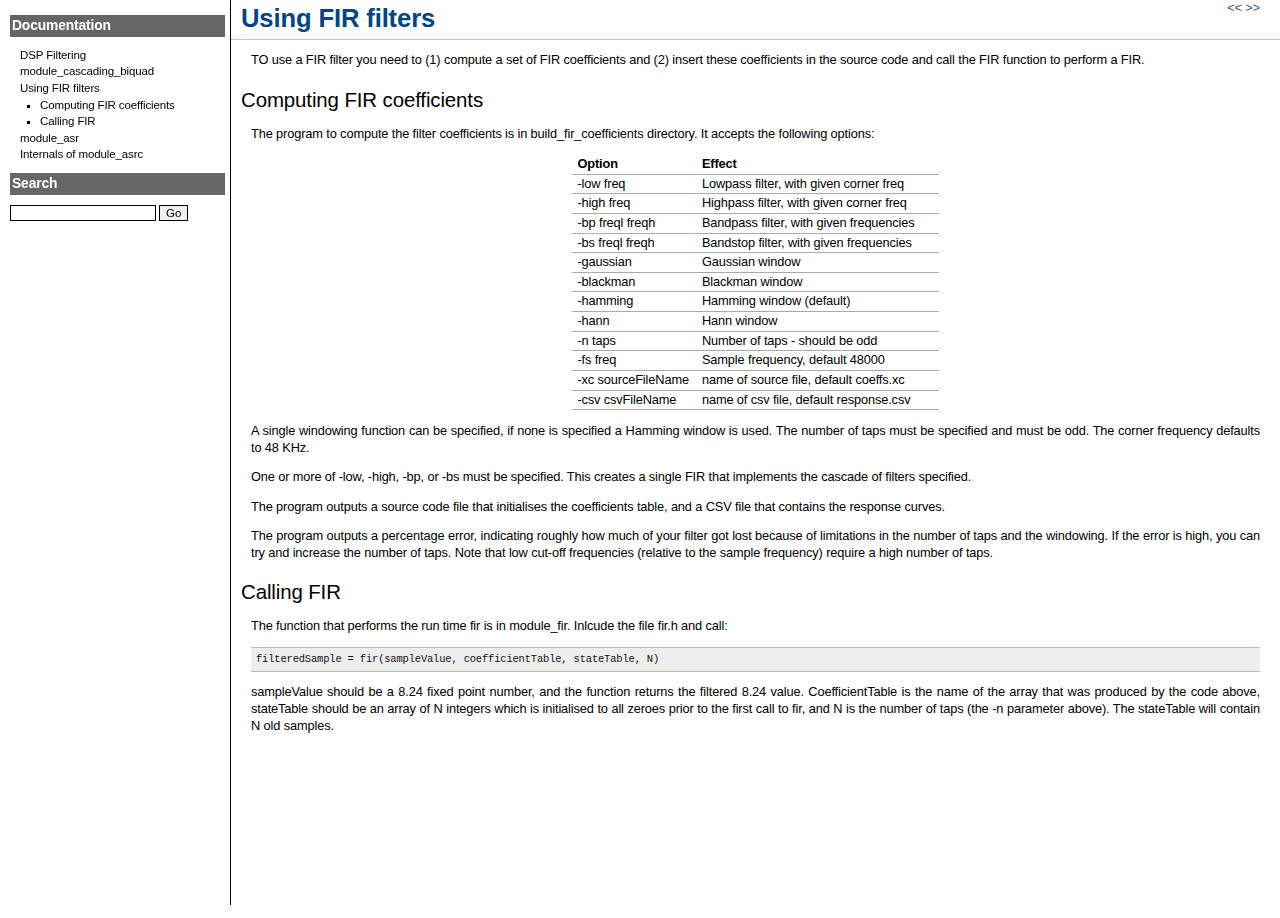
<file: fir.html>
<!DOCTYPE html PUBLIC "-//W3C//DTD XHTML 1.0 Transitional//EN"
  "http://www.w3.org/TR/xhtml1/DTD/xhtml1-transitional.dtd">

<html xmlns="http://www.w3.org/1999/xhtml">
  <head>
    <meta http-equiv="Content-Type" content="text/html; charset=utf-8" />
    
    <title>Using FIR filters &mdash; Documentation  documentation</title>
    <link rel="stylesheet" href="_static/xdoc.css" type="text/css" />
    <link rel="stylesheet" href="_static/pygments.css" type="text/css" />
    <script type="text/javascript">
      var DOCUMENTATION_OPTIONS = {
        URL_ROOT:    '',
        VERSION:     '',
        COLLAPSE_INDEX: false,
        FILE_SUFFIX: '.html',
        HAS_SOURCE:  true
      };
    </script>
    <script type="text/javascript" src="_static/jquery.js"></script>
    <script type="text/javascript" src="_static/underscore.js"></script>
    <script type="text/javascript" src="_static/doctools.js"></script>
    <script type="text/javascript" src="_static/xcomment.js"></script>
    <link rel="top" title="Documentation  documentation" href="index.html" />
    <link rel="next" title="module_asr" href="asrc.html" />
    <link rel="prev" title="module_cascading_biquad" href="biquad.html" /> 

<script>
function setheight() {
h1 = document.getElementById('d1').style.height;
h2 = document.getElementById('d2').style.height;

if (parseInt(h1) > parseInt(h2)) {
document.getElementById('d2').style.height=h1 + "px";
}
else {
document.getElementById('d1').style.height=h2 + "px";
}

}
</script>
</head>

<body onload="setheight();">

  

    <div class="document" id='d1'>
      <div class="documentwrapper">
        <div class="bodywrapper">
          <div class="body">
<div style="float: right">
<a href="biquad.html"
                        title="previous chapter"> &lt&lt </a>
<a href="asrc.html"
                        title="next chapter"> &gt&gt </a></p>
</div>

            
  <div class="section" id="using-fir-filters">
<h1>Using FIR filters<a class="headerlink" href="#using-fir-filters" title="Permalink to this headline">¶</a></h1>
<p>TO use a FIR filter you need to (1) compute a set of FIR coefficients and
(2) insert these coefficients in the source code and call the FIR function
to perform a FIR.</p>
<div class="section" id="computing-fir-coefficients">
<h2>Computing FIR coefficients<a class="headerlink" href="#computing-fir-coefficients" title="Permalink to this headline">¶</a></h2>
<p>The program to compute the filter coefficients is in build_fir_coefficients
directory. It accepts the following options:</p>
<table border="1" class="docutils">
<colgroup>
<col width="34%" />
<col width="66%" />
</colgroup>
<thead valign="bottom">
<tr class="row-odd"><th class="head">Option</th>
<th class="head">Effect</th>
</tr>
</thead>
<tbody valign="top">
<tr class="row-even"><td>-low freq</td>
<td>Lowpass filter, with given corner freq</td>
</tr>
<tr class="row-odd"><td>-high freq</td>
<td>Highpass filter, with given corner freq</td>
</tr>
<tr class="row-even"><td>-bp freql freqh</td>
<td>Bandpass filter, with given frequencies</td>
</tr>
<tr class="row-odd"><td>-bs freql freqh</td>
<td>Bandstop filter, with given frequencies</td>
</tr>
<tr class="row-even"><td>-gaussian</td>
<td>Gaussian window</td>
</tr>
<tr class="row-odd"><td>-blackman</td>
<td>Blackman window</td>
</tr>
<tr class="row-even"><td>-hamming</td>
<td>Hamming window (default)</td>
</tr>
<tr class="row-odd"><td>-hann</td>
<td>Hann window</td>
</tr>
<tr class="row-even"><td>-n taps</td>
<td>Number of taps - should be odd</td>
</tr>
<tr class="row-odd"><td>-fs freq</td>
<td>Sample frequency, default 48000</td>
</tr>
<tr class="row-even"><td>-xc sourceFileName</td>
<td>name of source file, default coeffs.xc</td>
</tr>
<tr class="row-odd"><td>-csv csvFileName</td>
<td>name of csv file, default response.csv</td>
</tr>
</tbody>
</table>
<p>A single windowing function can be specified, if none is specified a
Hamming window is used. The number of taps must be specified and must be
odd. The corner frequency defaults to 48 KHz.</p>
<p>One or more of -low, -high, -bp, or -bs must be specified. This creates a
single FIR that implements the cascade of filters specified.</p>
<p>The program outputs a source code file that initialises the coefficients
table, and a CSV file that contains the response curves.</p>
<p>The program outputs a percentage error, indicating roughly how much of your
filter got lost because of limitations in the number of taps and the
windowing. If the error is high, you can try and increase the number of
taps. Note that low cut-off frequencies (relative to the sample frequency)
require a high number of taps.</p>
</div>
<div class="section" id="calling-fir">
<h2>Calling FIR<a class="headerlink" href="#calling-fir" title="Permalink to this headline">¶</a></h2>
<p>The function that performs the run time fir is in module_fir. Inlcude the
file fir.h and call:</p>
<div class="highlight-none"><div class="highlight"><pre>filteredSample = fir(sampleValue, coefficientTable, stateTable, N)
</pre></div>
</div>
<p>sampleValue should be a 8.24 fixed point number, and the function returns
the filtered 8.24 value. CoefficientTable is the name of the array that
was produced by the code above, stateTable should be an array of N integers
which is initialised to all zeroes prior to the first call to fir, and N is
the number of taps (the -n parameter above). The stateTable will contain
N old samples.</p>
</div>
</div>



          </div>
        </div>
      </div>
      <div class="sphinxsidebar" id='d2'>
        <div class="sphinxsidebarwrapper">
<h3><a href="index.html">Documentation</a></h3>
<ul class="current">
<li class="toctree-l1"><a class="reference internal" href="summary.html">DSP Filtering</a></li>
<li class="toctree-l1"><a class="reference internal" href="biquad.html">module_cascading_biquad</a></li>
<li class="toctree-l1 current"><a class="current reference internal" href="">Using FIR filters</a><ul>
<li class="toctree-l2"><a class="reference internal" href="#computing-fir-coefficients">Computing FIR coefficients</a></li>
<li class="toctree-l2"><a class="reference internal" href="#calling-fir">Calling FIR</a></li>
</ul>
</li>
<li class="toctree-l1"><a class="reference internal" href="asrc.html">module_asr</a></li>
<li class="toctree-l1"><a class="reference internal" href="asrc-internal.html">Internals of module_asrc</a></li>
</ul>

<div id="searchbox" style="display: none;margin-bottom: 10px;">
  <h3>Search</h3>
    <form class="search" action="search.html" method="get">
      <input type="text" name="q" size="18" />
      <input type="submit" value="Go" />
      <input type="hidden" name="check_keywords" value="yes" />
      <input type="hidden" name="area" value="default" />
    </form>
</div>
<script type="text/javascript">$('#searchbox').show(0);</script>
        </div>
      </div>
      <div class="clearer"></div>
    </div>



    <div class="footer">
    </div>
  </body>
</html>
</file>
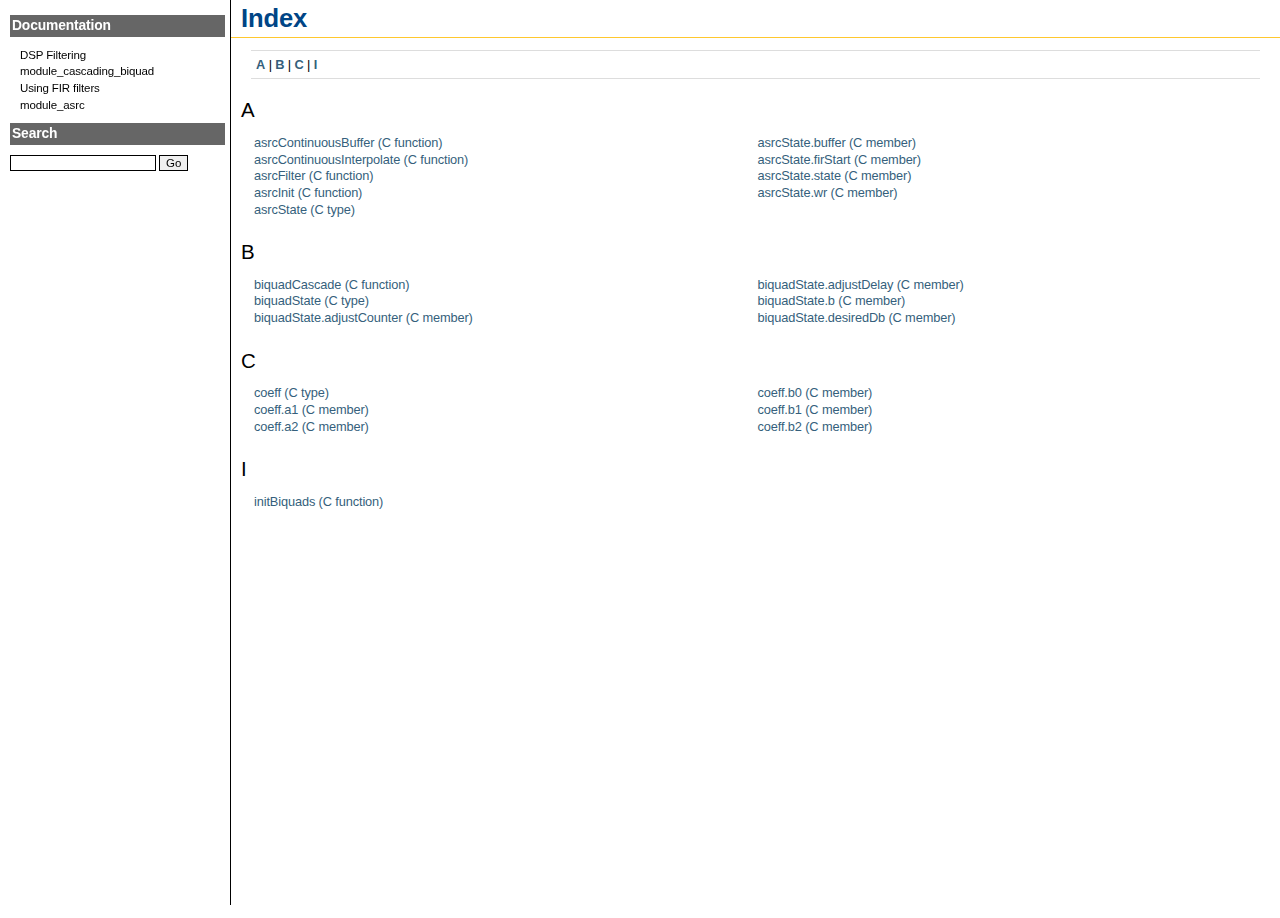
<file: genindex.html>
<!DOCTYPE html PUBLIC "-//W3C//DTD XHTML 1.0 Transitional//EN"
  "http://www.w3.org/TR/xhtml1/DTD/xhtml1-transitional.dtd">

<html xmlns="http://www.w3.org/1999/xhtml">
  <head>
    <meta http-equiv="Content-Type" content="text/html; charset=utf-8" />
    
    <title>Index &mdash; Documentation  documentation</title>
    <link rel="stylesheet" href="_static/xdoc.css" type="text/css" />
    <link rel="stylesheet" href="_static/pygments.css" type="text/css" />
    <script type="text/javascript">
      var DOCUMENTATION_OPTIONS = {
        URL_ROOT:    '',
        VERSION:     '',
        COLLAPSE_INDEX: false,
        FILE_SUFFIX: '.html',
        HAS_SOURCE:  true
      };
    </script>
    <script type="text/javascript" src="_static/jquery.js"></script>
    <script type="text/javascript" src="_static/underscore.js"></script>
    <script type="text/javascript" src="_static/doctools.js"></script>
    <script type="text/javascript" src="_static/xcomment.js"></script>
    <link rel="top" title="Documentation  documentation" href="index.html" /> 

<script>
function setheight() {
h1 = document.getElementById('d1').style.height;
h2 = document.getElementById('d2').style.height;

if (parseInt(h1) > parseInt(h2)) {
document.getElementById('d2').style.height=h1 + "px";
}
else {
document.getElementById('d1').style.height=h2 + "px";
}

}
</script>
</head>

<body onload="setheight();">

  

    <div class="document" id='d1'>
      <div class="documentwrapper">
        <div class="bodywrapper">
          <div class="body">
<div style="float: right">
</div>

            

<h1 id="index">Index</h1>

<div class="genindex-jumpbox">
 <a href="#A"><strong>A</strong></a>
 | <a href="#B"><strong>B</strong></a>
 | <a href="#C"><strong>C</strong></a>
 | <a href="#I"><strong>I</strong></a>
 
</div>
<h2 id="A">A</h2>
<table style="width: 100%" class="indextable genindextable"><tr>
  <td style="width: 33%" valign="top"><dl>
      
  <dt><a href="asrc.html#asrcContinuousBuffer">asrcContinuousBuffer (C function)</a>
  </dt>

      
  <dt><a href="asrc.html#asrcContinuousInterpolate">asrcContinuousInterpolate (C function)</a>
  </dt>

      
  <dt><a href="asrc.html#asrcFilter">asrcFilter (C function)</a>
  </dt>

      
  <dt><a href="asrc.html#asrcInit">asrcInit (C function)</a>
  </dt>

      
  <dt><a href="asrc.html#asrcState">asrcState (C type)</a>
  </dt>

  </dl></td>
  <td style="width: 33%" valign="top"><dl>
      
  <dt><a href="asrc.html#asrcState.buffer">asrcState.buffer (C member)</a>
  </dt>

      
  <dt><a href="asrc.html#asrcState.firStart">asrcState.firStart (C member)</a>
  </dt>

      
  <dt><a href="asrc.html#asrcState.state">asrcState.state (C member)</a>
  </dt>

      
  <dt><a href="asrc.html#asrcState.wr">asrcState.wr (C member)</a>
  </dt>

  </dl></td>
</tr></table>

<h2 id="B">B</h2>
<table style="width: 100%" class="indextable genindextable"><tr>
  <td style="width: 33%" valign="top"><dl>
      
  <dt><a href="biquad.html#biquadCascade">biquadCascade (C function)</a>
  </dt>

      
  <dt><a href="biquad.html#biquadState">biquadState (C type)</a>
  </dt>

      
  <dt><a href="biquad.html#biquadState.adjustCounter">biquadState.adjustCounter (C member)</a>
  </dt>

  </dl></td>
  <td style="width: 33%" valign="top"><dl>
      
  <dt><a href="biquad.html#biquadState.adjustDelay">biquadState.adjustDelay (C member)</a>
  </dt>

      
  <dt><a href="biquad.html#biquadState.b">biquadState.b (C member)</a>
  </dt>

      
  <dt><a href="biquad.html#biquadState.desiredDb">biquadState.desiredDb (C member)</a>
  </dt>

  </dl></td>
</tr></table>

<h2 id="C">C</h2>
<table style="width: 100%" class="indextable genindextable"><tr>
  <td style="width: 33%" valign="top"><dl>
      
  <dt><a href="biquad.html#coeff">coeff (C type)</a>
  </dt>

      
  <dt><a href="biquad.html#coeff.a1">coeff.a1 (C member)</a>
  </dt>

      
  <dt><a href="biquad.html#coeff.a2">coeff.a2 (C member)</a>
  </dt>

  </dl></td>
  <td style="width: 33%" valign="top"><dl>
      
  <dt><a href="biquad.html#coeff.b0">coeff.b0 (C member)</a>
  </dt>

      
  <dt><a href="biquad.html#coeff.b1">coeff.b1 (C member)</a>
  </dt>

      
  <dt><a href="biquad.html#coeff.b2">coeff.b2 (C member)</a>
  </dt>

  </dl></td>
</tr></table>

<h2 id="I">I</h2>
<table style="width: 100%" class="indextable genindextable"><tr>
  <td style="width: 33%" valign="top"><dl>
      
  <dt><a href="biquad.html#initBiquads">initBiquads (C function)</a>
  </dt>

  </dl></td>
</tr></table>




          </div>
        </div>
      </div>
      <div class="sphinxsidebar" id='d2'>
        <div class="sphinxsidebarwrapper">
<h3><a href="index.html">Documentation</a></h3>
<ul>
<li class="toctree-l1"><a class="reference internal" href="summary.html">DSP Filtering</a></li>
<li class="toctree-l1"><a class="reference internal" href="biquad.html">module_cascading_biquad</a></li>
<li class="toctree-l1"><a class="reference internal" href="fir.html">Using FIR filters</a></li>
<li class="toctree-l1"><a class="reference internal" href="asrc.html">module_asrc</a></li>
</ul>

<div id="searchbox" style="display: none;margin-bottom: 10px;">
  <h3>Search</h3>
    <form class="search" action="search.html" method="get">
      <input type="text" name="q" size="18" />
      <input type="submit" value="Go" />
      <input type="hidden" name="check_keywords" value="yes" />
      <input type="hidden" name="area" value="default" />
    </form>
</div>
<script type="text/javascript">$('#searchbox').show(0);</script>
        </div>
      </div>
      <div class="clearer"></div>
    </div>



    <div class="footer">
    </div>
  </body>
</html>
</file>
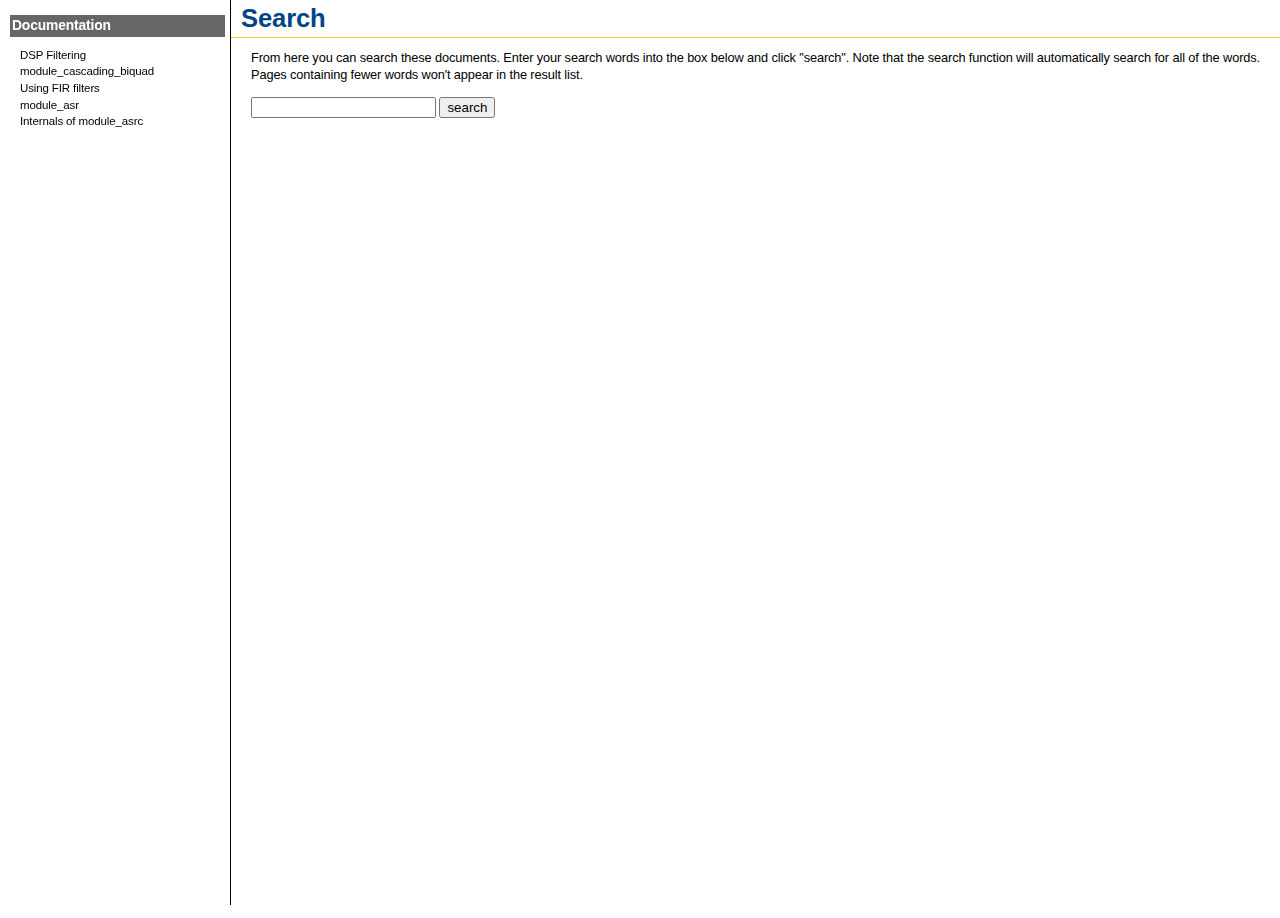
<file: search.html>
<!DOCTYPE html PUBLIC "-//W3C//DTD XHTML 1.0 Transitional//EN"
  "http://www.w3.org/TR/xhtml1/DTD/xhtml1-transitional.dtd">

<html xmlns="http://www.w3.org/1999/xhtml">
  <head>
    <meta http-equiv="Content-Type" content="text/html; charset=utf-8" />
    
    <title>Search &mdash; Documentation  documentation</title>
    <link rel="stylesheet" href="_static/xdoc.css" type="text/css" />
    <link rel="stylesheet" href="_static/pygments.css" type="text/css" />
    <script type="text/javascript">
      var DOCUMENTATION_OPTIONS = {
        URL_ROOT:    '',
        VERSION:     '',
        COLLAPSE_INDEX: false,
        FILE_SUFFIX: '.html',
        HAS_SOURCE:  true
      };
    </script>
    <script type="text/javascript" src="_static/jquery.js"></script>
    <script type="text/javascript" src="_static/underscore.js"></script>
    <script type="text/javascript" src="_static/doctools.js"></script>
    <script type="text/javascript" src="_static/searchtools.js"></script>
    <script type="text/javascript" src="_static/xcomment.js"></script>
    <link rel="top" title="Documentation  documentation" href="index.html" />
  <script type="text/javascript">
    jQuery(function() { Search.loadIndex("searchindex.js"); });
  </script>
   


<script>
function setheight() {
h1 = document.getElementById('d1').style.height;
h2 = document.getElementById('d2').style.height;

if (parseInt(h1) > parseInt(h2)) {
document.getElementById('d2').style.height=h1 + "px";
}
else {
document.getElementById('d1').style.height=h2 + "px";
}

}
</script>
</head>

<body onload="setheight();">

  

    <div class="document" id='d1'>
      <div class="documentwrapper">
        <div class="bodywrapper">
          <div class="body">
<div style="float: right">
</div>

            
  <h1 id="search-documentation">Search</h1>
  <div id="fallback" class="admonition warning">
  <script type="text/javascript">$('#fallback').hide();</script>
  <p>
    Please activate JavaScript to enable the search
    functionality.
  </p>
  </div>
  <p>
    From here you can search these documents. Enter your search
    words into the box below and click "search". Note that the search
    function will automatically search for all of the words. Pages
    containing fewer words won't appear in the result list.
  </p>
  <form action="" method="get">
    <input type="text" name="q" value="" />
    <input type="submit" value="search" />
    <span id="search-progress" style="padding-left: 10px"></span>
  </form>
  
  <div id="search-results">
  
  </div>


          </div>
        </div>
      </div>
      <div class="sphinxsidebar" id='d2'>
        <div class="sphinxsidebarwrapper">
<h3><a href="index.html">Documentation</a></h3>
<ul>
<li class="toctree-l1"><a class="reference internal" href="summary.html">DSP Filtering</a></li>
<li class="toctree-l1"><a class="reference internal" href="biquad.html">module_cascading_biquad</a></li>
<li class="toctree-l1"><a class="reference internal" href="fir.html">Using FIR filters</a></li>
<li class="toctree-l1"><a class="reference internal" href="asrc.html">module_asr</a></li>
<li class="toctree-l1"><a class="reference internal" href="asrc-internal.html">Internals of module_asrc</a></li>
</ul>

        </div>
      </div>
      <div class="clearer"></div>
    </div>



    <div class="footer">
    </div>
  </body>
</html>
</file>
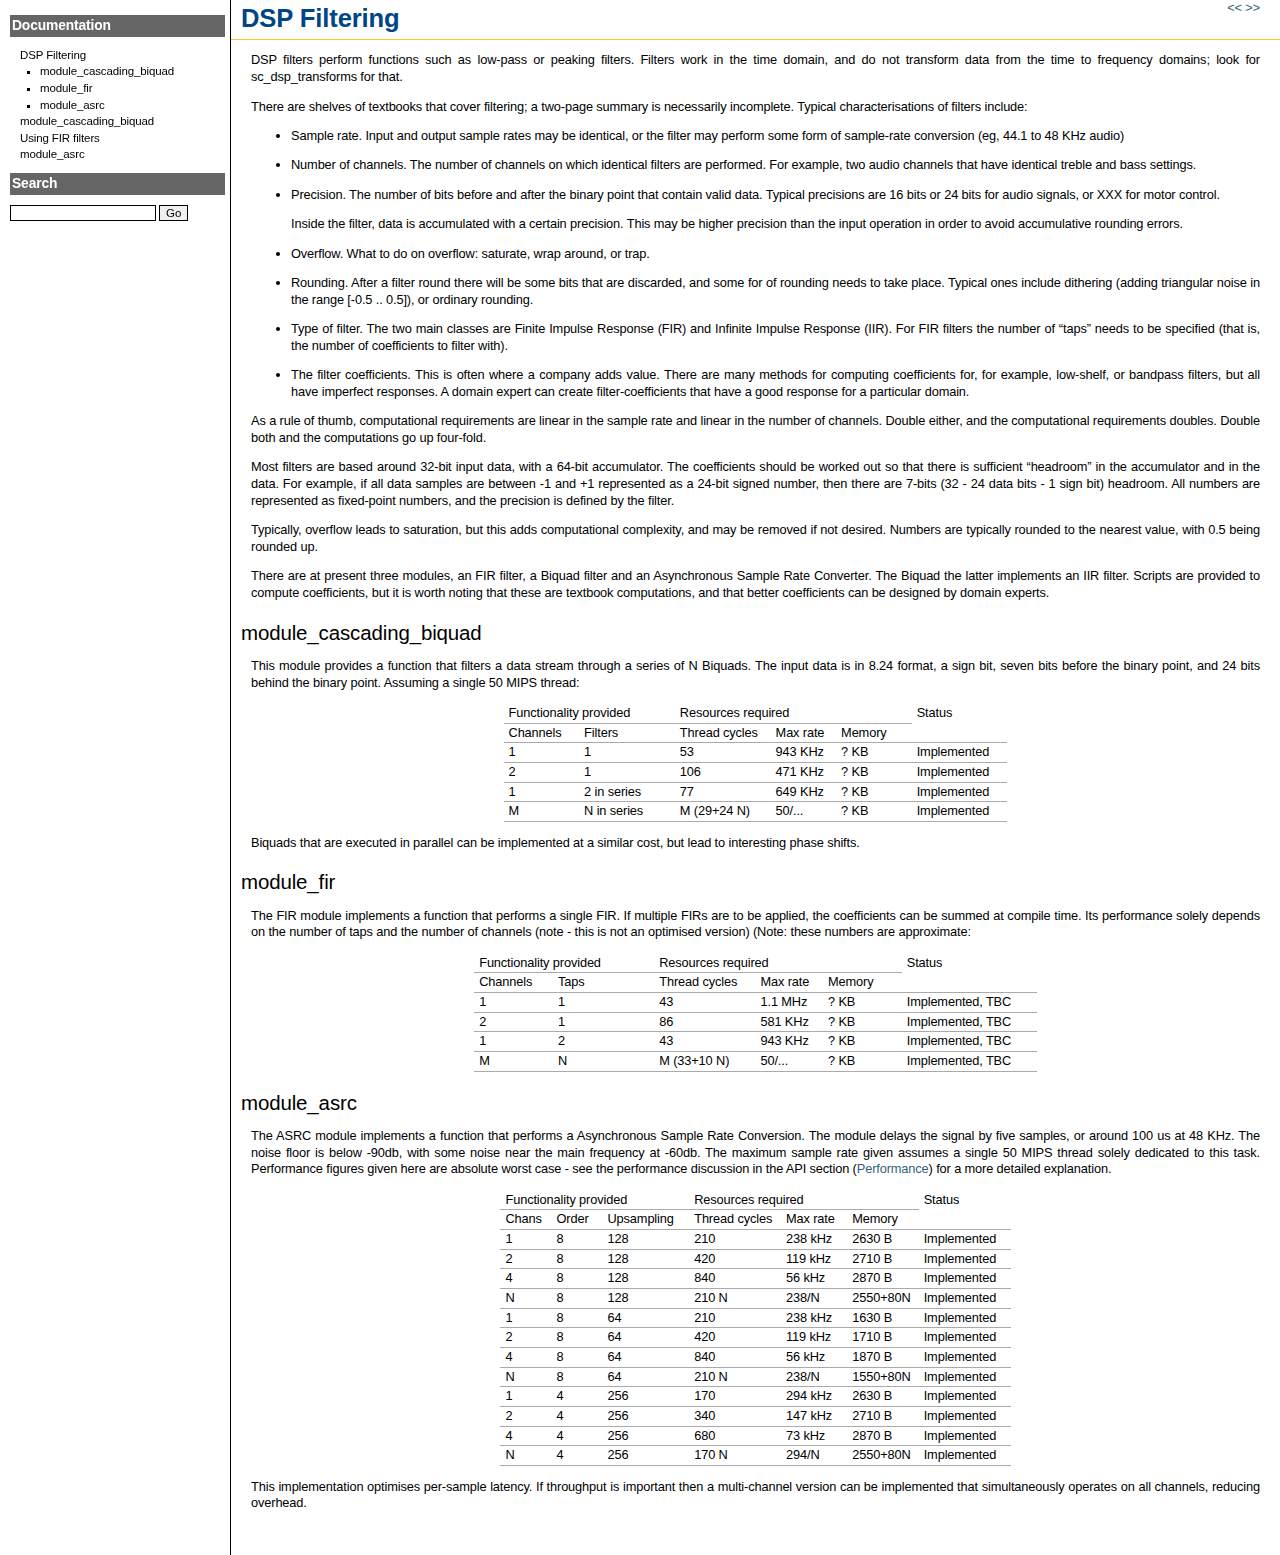
<file: summary.html>
<!DOCTYPE html PUBLIC "-//W3C//DTD XHTML 1.0 Transitional//EN"
  "http://www.w3.org/TR/xhtml1/DTD/xhtml1-transitional.dtd">

<html xmlns="http://www.w3.org/1999/xhtml">
  <head>
    <meta http-equiv="Content-Type" content="text/html; charset=utf-8" />
    
    <title>DSP Filtering &mdash; Documentation  documentation</title>
    <link rel="stylesheet" href="_static/xdoc.css" type="text/css" />
    <link rel="stylesheet" href="_static/pygments.css" type="text/css" />
    <script type="text/javascript">
      var DOCUMENTATION_OPTIONS = {
        URL_ROOT:    '',
        VERSION:     '',
        COLLAPSE_INDEX: false,
        FILE_SUFFIX: '.html',
        HAS_SOURCE:  true
      };
    </script>
    <script type="text/javascript" src="_static/jquery.js"></script>
    <script type="text/javascript" src="_static/underscore.js"></script>
    <script type="text/javascript" src="_static/doctools.js"></script>
    <script type="text/javascript" src="_static/xcomment.js"></script>
    <link rel="top" title="Documentation  documentation" href="index.html" />
    <link rel="next" title="module_cascading_biquad" href="biquad.html" />
    <link rel="prev" title="Documentation" href="index.html" /> 

<script>
function setheight() {
h1 = document.getElementById('d1').style.height;
h2 = document.getElementById('d2').style.height;

if (parseInt(h1) > parseInt(h2)) {
document.getElementById('d2').style.height=h1 + "px";
}
else {
document.getElementById('d1').style.height=h2 + "px";
}

}
</script>
</head>

<body onload="setheight();">

  

    <div class="document" id='d1'>
      <div class="documentwrapper">
        <div class="bodywrapper">
          <div class="body">
<div style="float: right">
<a href="index.html"
                        title="previous chapter"> &lt&lt </a>
<a href="biquad.html"
                        title="next chapter"> &gt&gt </a></p>
</div>

            
  <div class="section" id="dsp-filtering">
<h1>DSP Filtering<a class="headerlink" href="#dsp-filtering" title="Permalink to this headline">¶</a></h1>
<p>DSP filters perform functions such as low-pass or peaking filters. Filters
work in the time domain, and do
not transform data from the time to frequency domains; look for
sc_dsp_transforms for that.</p>
<p>There are shelves of textbooks that cover filtering; a two-page summary is
necessarily incomplete. Typical characterisations of filters include:</p>
<ul>
<li><p class="first">Sample rate. Input and output sample rates may be
identical, or the filter may perform some form of sample-rate conversion
(eg, 44.1 to 48 KHz audio)</p>
</li>
<li><p class="first">Number of channels. The number of channels on which identical filters are
performed. For example, two audio channels that have identical treble and
bass settings.</p>
</li>
<li><p class="first">Precision. The number of bits before and after the binary point that
contain valid data. Typical precisions are 16 bits or 24 bits for audio
signals, or XXX for motor control.</p>
<p>Inside the filter, data is accumulated with a
certain precision. This may be higher precision than the input operation
in order to avoid accumulative rounding errors.</p>
</li>
<li><p class="first">Overflow. What to do on overflow: saturate, wrap around, or trap.</p>
</li>
<li><p class="first">Rounding. After a filter round there will be some bits that are
discarded, and some for of rounding needs to take place. Typical ones
include dithering (adding triangular noise in the range [-0.5 .. 0.5]),
or ordinary rounding.</p>
</li>
<li><p class="first">Type of filter. The two main classes are Finite Impulse Response (FIR)
and Infinite Impulse Response (IIR). For FIR filters the number of &#8220;taps&#8221;
needs to be specified (that is, the number of coefficients to filter with).</p>
</li>
<li><p class="first">The filter coefficients. This is often where a company adds value. There
are many methods for computing coefficients for, for example, low-shelf,
or bandpass filters, but all have imperfect responses. A domain expert
can create filter-coefficients that have a good response for a particular
domain.</p>
</li>
</ul>
<p>As a rule of thumb, computational requirements are linear in the sample
rate and linear in the number of channels. Double either, and the
computational requirements doubles. Double both and the computations go up
four-fold.</p>
<p>Most filters are based around 32-bit input data, with a 64-bit accumulator.
The coefficients should be worked out so that there is sufficient
&#8220;headroom&#8221; in the accumulator and in the data. For example, if all data
samples are between -1 and +1 represented as a 24-bit signed number, then
there are 7-bits (32 - 24 data bits - 1 sign bit) headroom. All numbers are
represented as fixed-point numbers, and the precision is defined by the
filter.</p>
<p>Typically, overflow leads to saturation, but this adds computational
complexity, and may be removed if not desired. Numbers are typically
rounded to the nearest value, with 0.5 being rounded up.</p>
<p>There are at present three modules, an FIR filter, a Biquad filter and an
Asynchronous Sample Rate Converter. The Biquad the latter implements an IIR
filter. Scripts are provided to compute coefficients, but it is worth
noting that these are textbook computations, and that better coefficients
can be designed by domain experts.</p>
<div class="section" id="module-cascading-biquad">
<h2>module_cascading_biquad<a class="headerlink" href="#module-cascading-biquad" title="Permalink to this headline">¶</a></h2>
<p>This module provides a function that filters a data stream through a series
of N Biquads. The input data is in 8.24 format, a sign bit, seven bits
before the binary point, and 24 bits behind the binary point. Assuming a
single 50 MIPS thread:</p>
<table border="1" class="docutils">
<colgroup>
<col width="15%" />
<col width="19%" />
<col width="19%" />
<col width="13%" />
<col width="15%" />
<col width="19%" />
</colgroup>
<tbody valign="top">
<tr class="row-odd"><td colspan="2">Functionality provided</td>
<td colspan="3">Resources required</td>
<td rowspan="2">Status</td>
</tr>
<tr class="row-even"><td>Channels</td>
<td>Filters</td>
<td>Thread cycles</td>
<td>Max rate</td>
<td>Memory</td>
</tr>
<tr class="row-odd"><td>1</td>
<td>1</td>
<td>53</td>
<td>943 KHz</td>
<td>? KB</td>
<td>Implemented</td>
</tr>
<tr class="row-even"><td>2</td>
<td>1</td>
<td>106</td>
<td>471 KHz</td>
<td>? KB</td>
<td>Implemented</td>
</tr>
<tr class="row-odd"><td>1</td>
<td>2 in series</td>
<td>77</td>
<td>649 KHz</td>
<td>? KB</td>
<td>Implemented</td>
</tr>
<tr class="row-even"><td>M</td>
<td>N in series</td>
<td>M (29+24 N)</td>
<td>50/...</td>
<td>? KB</td>
<td>Implemented</td>
</tr>
</tbody>
</table>
<p>Biquads that are executed in parallel can be implemented at a similar cost,
but lead to interesting phase shifts.</p>
</div>
<div class="section" id="module-fir">
<h2>module_fir<a class="headerlink" href="#module-fir" title="Permalink to this headline">¶</a></h2>
<p>The FIR module implements a function that performs a single FIR. If
multiple FIRs are to be applied, the coefficients can be summed at compile
time. Its performance solely depends on the number of taps and the number
of channels (note - this is not an optimised version) (Note: these numbers
are approximate:</p>
<table border="1" class="docutils">
<colgroup>
<col width="14%" />
<col width="18%" />
<col width="18%" />
<col width="12%" />
<col width="14%" />
<col width="25%" />
</colgroup>
<tbody valign="top">
<tr class="row-odd"><td colspan="2">Functionality provided</td>
<td colspan="3">Resources required</td>
<td rowspan="2">Status</td>
</tr>
<tr class="row-even"><td>Channels</td>
<td>Taps</td>
<td>Thread cycles</td>
<td>Max rate</td>
<td>Memory</td>
</tr>
<tr class="row-odd"><td>1</td>
<td>1</td>
<td>43</td>
<td>1.1 MHz</td>
<td>? KB</td>
<td>Implemented, TBC</td>
</tr>
<tr class="row-even"><td>2</td>
<td>1</td>
<td>86</td>
<td>581 KHz</td>
<td>? KB</td>
<td>Implemented, TBC</td>
</tr>
<tr class="row-odd"><td>1</td>
<td>2</td>
<td>43</td>
<td>943 KHz</td>
<td>? KB</td>
<td>Implemented, TBC</td>
</tr>
<tr class="row-even"><td>M</td>
<td>N</td>
<td>M (33+10 N)</td>
<td>50/...</td>
<td>? KB</td>
<td>Implemented, TBC</td>
</tr>
</tbody>
</table>
</div>
<div class="section" id="module-asrc">
<h2>module_asrc<a class="headerlink" href="#module-asrc" title="Permalink to this headline">¶</a></h2>
<p>The ASRC module implements a function that performs a Asynchronous Sample
Rate Conversion. The module delays the signal by five samples, or around
100 us at 48 KHz. The noise floor is below -90db, with some noise near the
main frequency at -60db. The maximum sample rate given assumes a single 50
MIPS thread solely dedicated to this task. Performance figures given here
are absolute worst case - see the performance discussion in the API section
(<a class="reference internal" href="asrc.html#sc-dsp-filters-asrc-performance"><span>Performance</span></a>) for a more detailed explanation.</p>
<table border="1" class="docutils">
<colgroup>
<col width="10%" />
<col width="10%" />
<col width="17%" />
<col width="18%" />
<col width="13%" />
<col width="14%" />
<col width="18%" />
</colgroup>
<tbody valign="top">
<tr class="row-odd"><td colspan="3">Functionality provided</td>
<td colspan="3">Resources required</td>
<td rowspan="2">Status</td>
</tr>
<tr class="row-even"><td>Chans</td>
<td>Order</td>
<td>Upsampling</td>
<td>Thread cycles</td>
<td>Max rate</td>
<td>Memory</td>
</tr>
<tr class="row-odd"><td>1</td>
<td>8</td>
<td>128</td>
<td>210</td>
<td>238 kHz</td>
<td>2630 B</td>
<td>Implemented</td>
</tr>
<tr class="row-even"><td>2</td>
<td>8</td>
<td>128</td>
<td>420</td>
<td>119 kHz</td>
<td>2710 B</td>
<td>Implemented</td>
</tr>
<tr class="row-odd"><td>4</td>
<td>8</td>
<td>128</td>
<td>840</td>
<td>56 kHz</td>
<td>2870 B</td>
<td>Implemented</td>
</tr>
<tr class="row-even"><td>N</td>
<td>8</td>
<td>128</td>
<td>210 N</td>
<td>238/N</td>
<td>2550+80N</td>
<td>Implemented</td>
</tr>
<tr class="row-odd"><td>1</td>
<td>8</td>
<td>64</td>
<td>210</td>
<td>238 kHz</td>
<td>1630 B</td>
<td>Implemented</td>
</tr>
<tr class="row-even"><td>2</td>
<td>8</td>
<td>64</td>
<td>420</td>
<td>119 kHz</td>
<td>1710 B</td>
<td>Implemented</td>
</tr>
<tr class="row-odd"><td>4</td>
<td>8</td>
<td>64</td>
<td>840</td>
<td>56 kHz</td>
<td>1870 B</td>
<td>Implemented</td>
</tr>
<tr class="row-even"><td>N</td>
<td>8</td>
<td>64</td>
<td>210 N</td>
<td>238/N</td>
<td>1550+80N</td>
<td>Implemented</td>
</tr>
<tr class="row-odd"><td>1</td>
<td>4</td>
<td>256</td>
<td>170</td>
<td>294 kHz</td>
<td>2630 B</td>
<td>Implemented</td>
</tr>
<tr class="row-even"><td>2</td>
<td>4</td>
<td>256</td>
<td>340</td>
<td>147 kHz</td>
<td>2710 B</td>
<td>Implemented</td>
</tr>
<tr class="row-odd"><td>4</td>
<td>4</td>
<td>256</td>
<td>680</td>
<td>73 kHz</td>
<td>2870 B</td>
<td>Implemented</td>
</tr>
<tr class="row-even"><td>N</td>
<td>4</td>
<td>256</td>
<td>170 N</td>
<td>294/N</td>
<td>2550+80N</td>
<td>Implemented</td>
</tr>
</tbody>
</table>
<p>This implementation optimises per-sample latency. If throughput is
important then a multi-channel version can be implemented that
simultaneously operates on all channels, reducing overhead.</p>
</div>
</div>



          </div>
        </div>
      </div>
      <div class="sphinxsidebar" id='d2'>
        <div class="sphinxsidebarwrapper">
<h3><a href="index.html">Documentation</a></h3>
<ul class="current">
<li class="toctree-l1 current"><a class="current reference internal" href="">DSP Filtering</a><ul>
<li class="toctree-l2"><a class="reference internal" href="#module-cascading-biquad">module_cascading_biquad</a></li>
<li class="toctree-l2"><a class="reference internal" href="#module-fir">module_fir</a></li>
<li class="toctree-l2"><a class="reference internal" href="#module-asrc">module_asrc</a></li>
</ul>
</li>
<li class="toctree-l1"><a class="reference internal" href="biquad.html">module_cascading_biquad</a></li>
<li class="toctree-l1"><a class="reference internal" href="fir.html">Using FIR filters</a></li>
<li class="toctree-l1"><a class="reference internal" href="asrc.html">module_asrc</a></li>
</ul>

<div id="searchbox" style="display: none;margin-bottom: 10px;">
  <h3>Search</h3>
    <form class="search" action="search.html" method="get">
      <input type="text" name="q" size="18" />
      <input type="submit" value="Go" />
      <input type="hidden" name="check_keywords" value="yes" />
      <input type="hidden" name="area" value="default" />
    </form>
</div>
<script type="text/javascript">$('#searchbox').show(0);</script>
        </div>
      </div>
      <div class="clearer"></div>
    </div>



    <div class="footer">
    </div>
  </body>
</html>
</file>
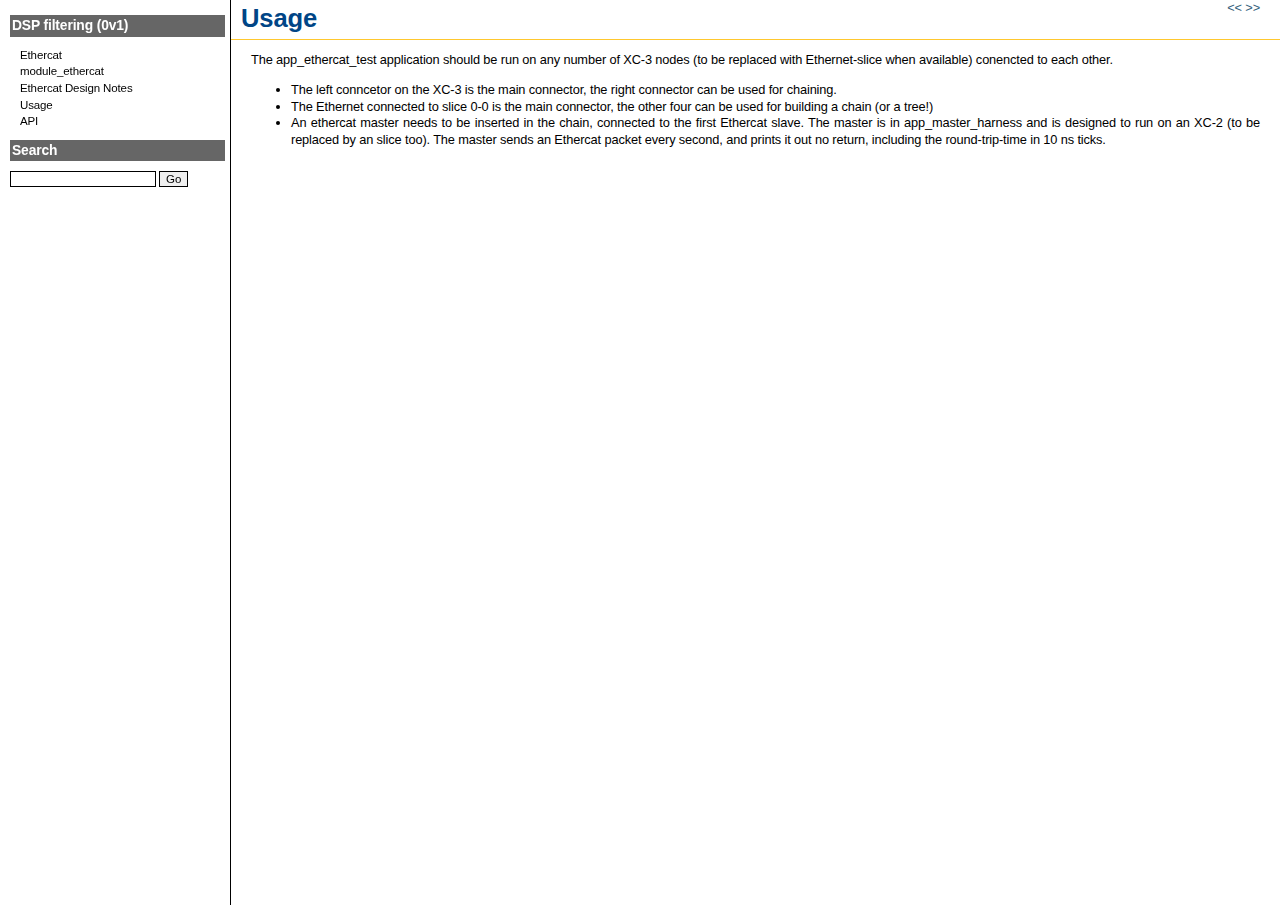
<file: usage.html>
<!DOCTYPE html PUBLIC "-//W3C//DTD XHTML 1.0 Transitional//EN"
  "http://www.w3.org/TR/xhtml1/DTD/xhtml1-transitional.dtd">

<html xmlns="http://www.w3.org/1999/xhtml">
  <head>
    <meta http-equiv="Content-Type" content="text/html; charset=utf-8" />
    
    <title>Usage &mdash; DSP filtering 0v1 documentation</title>
    <link rel="stylesheet" href="_static/xdoc.css" type="text/css" />
    <link rel="stylesheet" href="_static/pygments.css" type="text/css" />
    <script type="text/javascript">
      var DOCUMENTATION_OPTIONS = {
        URL_ROOT:    '',
        VERSION:     '0v1',
        COLLAPSE_INDEX: false,
        FILE_SUFFIX: '.html',
        HAS_SOURCE:  true
      };
    </script>
    <script type="text/javascript" src="_static/jquery.js"></script>
    <script type="text/javascript" src="_static/underscore.js"></script>
    <script type="text/javascript" src="_static/doctools.js"></script>
    <script type="text/javascript" src="http://mathjax.connectmv.com/MathJax.js"></script>
    <script type="text/javascript" src="_static/xcomment.js"></script>
    <link rel="top" title="DSP filtering 0v1 documentation" href="index.html" />
    <link rel="next" title="API" href="api.html" />
    <link rel="prev" title="Ethercat Design Notes" href="design-notes.html" /> 

<script>
function setheight() {
h1 = document.getElementById('d1').style.height;
h2 = document.getElementById('d2').style.height;

if (parseInt(h1) > parseInt(h2)) {
document.getElementById('d2').style.height=h1 + "px";
}
else {
document.getElementById('d1').style.height=h2 + "px";
}

}
</script>
</head>

<body onload="setheight();">

  

    <div class="document" id='d1'>
      <div class="documentwrapper">
        <div class="bodywrapper">
          <div class="body">
<div style="float: right">
<a href="design-notes.html"
                        title="previous chapter"> &lt&lt </a>
<a href="api.html"
                        title="next chapter"> &gt&gt </a></p>
</div>

            
  <div class="section" id="usage">
<h1>Usage<a class="headerlink" href="#usage" title="Permalink to this headline">¶</a></h1>
<p>The app_ethercat_test application should be run on any number of XC-3 nodes
(to be replaced with Ethernet-slice when available) conencted to each
other.</p>
<ul class="simple">
<li>The left conncetor on the XC-3 is the main connector, the right
connector can be used for chaining.</li>
<li>The Ethernet connected to slice 0-0 is the main connector, the other four
can be used for building a chain (or a tree!)</li>
<li>An ethercat master needs to be inserted in the chain, connected to the
first Ethercat slave. The master is in app_master_harness and is designed
to run on an XC-2 (to be replaced by an slice too). The master sends an
Ethercat packet every second, and prints it out no return, including the
round-trip-time in 10 ns ticks.</li>
</ul>
</div>



          </div>
        </div>
      </div>
      <div class="sphinxsidebar" id='d2'>
        <div class="sphinxsidebarwrapper">
<h3><a href="index.html">DSP filtering (0v1)</a></h3>
<ul class="current">
<li class="toctree-l1"><a class="reference internal" href="summary.html">Ethercat</a></li>
<li class="toctree-l1"><a class="reference internal" href="summary.html#module-ethercat">module_ethercat</a></li>
<li class="toctree-l1"><a class="reference internal" href="design-notes.html">Ethercat Design Notes</a></li>
<li class="toctree-l1 current"><a class="current reference internal" href="">Usage</a></li>
<li class="toctree-l1"><a class="reference internal" href="api.html">API</a></li>
</ul>

<div id="searchbox" style="display: none;margin-bottom: 10px;">
  <h3>Search</h3>
    <form class="search" action="search.html" method="get">
      <input type="text" name="q" size="18" />
      <input type="submit" value="Go" />
      <input type="hidden" name="check_keywords" value="yes" />
      <input type="hidden" name="area" value="default" />
    </form>
</div>
<script type="text/javascript">$('#searchbox').show(0);</script>
        </div>
      </div>
      <div class="clearer"></div>
    </div>



    <div class="footer">
    </div>
  </body>
</html>
</file>
<file: _static/xdoc.css>
/*
 * default.css_t
 * ~~~~~~~~~~~~~
 *
 * Sphinx stylesheet -- default theme.
 *
 * :copyright: Copyright 2007-2010 by the Sphinx team, see AUTHORS.
 * :license: BSD, see LICENSE for details.
 *
 */

@import url("basic.css");

/* -- page layout ----------------------------------------------------------- */

html { height:100%; }

body {
    font-family: 'Lucida Sans Unicode','Lucida Grande',  'Geneva',
'Verdana', sans-serif;;
    font-size: 80%;
    background-color: #ffffff;
    color: #000;
    padding: 0;
    margin: 0;
    letter-spacing: -0.01em;
    line-height: 130%;
    height: 100%;
}

div.document {
    background-color: #ffffff;
    height: 100%;
    margin-right: 0px;
}

div.documentwrapper {
    float: left;
    width: 100%;
    height: 100%;
}

div.bodywrapper {
    margin: 0 0 0 230px;
    height: auto;
}

div.body {
    background-color: #ffffff;
    color: #000000;
    padding: 0 20px 30px 20px;
    height: auto;
    border-left: 1px solid #000000;
}

div.footer {
    color: #ffffff;
    width: 100%;
    padding: 9px 0 9px 0;
    text-align: center;
    font-size: 75%;
}

div.footer a {
    color: #ffffff;
    text-decoration: underline;
}

div.related {
    background-color: #ffffff;
    line-height: 30px;
    color: #ffffff;
}

div.related a {
    color: #ffffff;
}

div.sphinxsidebar {
    top: 5px;
    bottom: 0;
    margin: 0;
    position: fixed;
    overflow: auto;
    height: 100%;
    border-right: 1px solid #000000;
}
/* this is nice, but it it leads to hidden headings when jumping
   to an anchor */
/*
div.related {
    position: fixed;
}

div.documentwrapper {
    margin-top: 30px;    
}
*/

div.sphinxsidebar h3 {
    font-family: 'Lucida Sans Unicode','Lucida Grande',  'Geneva',
'Verdana', sans-serif;;
#    color: #000000;
    color: #fff;
    background-color : #666;
    font-size: 1.2em;
    font-weight: bold;
    margin: 0;
    padding: 2px 2px 3px 2px;
}

div.sphinxsidebar h3 a {
    color: #fff; 
##000000;
}

div.sphinxsidebar h4 {
    font-family: 'Lucida Sans Unicode','Lucida Grande',  'Geneva',
'Verdana', sans-serif;;
    color: #000000;
    font-size: 1.3em;
    font-weight: normal;
    margin: 5px 0 0 0;
    padding: 0;
}

div.sphinxsidebar p {
    color: #000000;
}

div.sphinxsidebar p.topless {
    margin: 5px 10px 10px 10px;
}

div.sphinxsidebar p.nav {
    margin: 0px 0px 0px 0px;
    padding: 0;
}

div.sphinxsidebar ul {
    margin: 10px;
    padding: 0;
    color: #000000;
}

div.sphinxsidebar a {
    color: #000000;
}

div.sphinxsidebar input {
    border: 1px solid #000000;
    font-family: sans-serif;
    font-size: 1em;
}



/* -- hyperlink styles ------------------------------------------------------ */

a {
    color: #355f7c;
    text-decoration: none;
}

a:visited {
    color: #355f7c;
    text-decoration: none;
}

a:hover {
    text-decoration: underline;
}



/* -- body styles ----------------------------------------------------------- */

div.body h1,
div.body h2,
div.body h3,
div.body h4,
div.body h5,
div.body h6 {
    font-family: 'Lucida Sans Unicode','Lucida Grande',  'Geneva',
'Verdana', sans-serif;;
    background-color: #ffffff;
    font-weight: normal;
    color: #000000;
#    border-bottom: 1px solid #ccc;
    margin: 20px -20px 10px -20px;
    padding: 3px 0 3px 10px;
}

div.body h1 { margin-top: 0;  border-bottom: 1px solid #ffc82e;
font-size: 200%; padding: 10px 0 10px 10px; color: #004586;
font-weight: bold;}
div.body h1 { font-size: 200%; } 
div.body h2 { font-size: 160%; }
div.body h3 { font-size: 140%; }
div.body h4 { font-size: 120%; }
div.body h5 { font-size: 110%; }
div.body h6 { font-size: 100%; }

a.headerlink {
    color: #c60f0f;
    font-size: 0.8em;
    padding: 0 4px 0 4px;
    text-decoration: none;
}

a.headerlink:hover {
    background-color: #c60f0f;
    color: white;
}

div.body p, div.body dd, div.body li {
    text-align: justify;
    line-height: 130%;
}

div.admonition {
    border: 1px solid;
    background-color: #eeffcc;    
}

div.admonition p.admonition-title + p {
    display: inline;
}

div.admonition p {
          
    margin-bottom: 5px;
}

div.admonition pre {
    margin-bottom: 5px;
}

div.admonition ul, div.admonition ol {
    margin-bottom: 5px;
}

div.note {
    background-color: #eee;
    border: 1px solid #ccc;
}

div.seealso {
    background-color: #ffc;
    border: 1px solid #ff6;
}

div.topic {
    background-color: #eee;
}

div.warning {
    background-color: #ffe4e4;
    border: 1px solid #f66;
}

p.admonition-title {
    display: inline;
}

p.admonition-title:after {
    content: ":";
}

pre {
    padding: 5px;
#    background-color: #eeffcc;
    color: #111111;
    line-height: 120%;
    border: 1px solid #ac9;
    border-left: none;
    border-right: none;
}

tt {
#    background-color: #ecf0f3;
    padding: 0 1px 0 1px;
    font-size: 1.2em;
}

tt.descname {
    background-color: transparent;
    font-weight: bold;
    font-size: 1.5em;
}

th {
    background-color: #fff;
}

.warning tt {
    background: #efc2c2;
}

.note tt {
    background: #d6d6d6;
}

.viewcode-back {
    font-family: 'Lucida Sans Unicode','Lucida Grande',  'Geneva',
'Verdana', sans-serif;;
}

div.viewcode-block:target {
    background-color: #f4debf;
    border-top: 1px solid #ac9;
    border-bottom: 1px solid #ac9;
}

table { margin-left:auto; margin-right:auto;caption-side:bottom;}

table.field-list { margin-left:0px; }

caption { font-weight: bold;}

div.highlight-python {
  background-color: #eeeeee;
}

div.highlight-none {
  background-color: #eeeeee;
}

div.highlight {
  background-color: #eeeeee;
}

p.logo   
   {
    text-align:center;
    margin-top:20px;
    margin-bottom:30px;
    padding:0px;
    }

div.figure
   {
    text-align:center;
    margin-top:20px;
    margin-bottom:30px;
    padding:0px;
    }

div.xcomment {
    margin: 10px;
    margin-left:5%;
    margin-right: 50%;
    padding: 5px;
    background-color: #eeffcc;
    color: #111111;
    line-height: 120%;
    border: 1px solid #ac9;
    display: none;
#    border-left: 1px;
#    border-right: 1px;
}

div.xcomment-post {
    margin-left:5%;
    margin-right: 50%;
    padding: 0px;
    display:none;                  
}

span.xcomment-slot {
               margin-left: 5px;
               font-size: 80%;
}

span.xcomment-post-comments {
               margin-left: 10px;
               font-size: 80%;
}

.xcomment p {
    padding: 5px;
    margin: 5px;
} 

.xcomment-header {
  padding: 1px;
  margin: 1px;
  font-size: 65%;
}

a.xcomment-inline-add-link {
  visibility: hidden;
}

p:hover a.xcomment-inline-add-link {
  visibility: visible;
}

div.xcomment-form {
    margin: 10px;
    margin-left:5%;
    margin-right: 50%;
    padding: 5px;
    background-color: #eeffcc;
    color: #111111;
    line-height: 120%;
    border: 1px solid #ac9;     
    display: none;
#    border-left: 1px;
#    border-right: 1px;
}

div.xcomment-form th {
   background-color: #eeffcc;
}


div.xcomment-insert-point {
                          display:none;
}
</file>
<file: _static/pygments.css>
.highlight .hll { background-color: #ffffcc }
.highlight  { background: #eeffcc; }
.highlight .c { color: #408090; font-style: italic } /* Comment */
.highlight .err { border: 1px solid #FF0000 } /* Error */
.highlight .k { color: #007020; font-weight: bold } /* Keyword */
.highlight .o { color: #666666 } /* Operator */
.highlight .cm { color: #408090; font-style: italic } /* Comment.Multiline */
.highlight .cp { color: #007020 } /* Comment.Preproc */
.highlight .c1 { color: #408090; font-style: italic } /* Comment.Single */
.highlight .cs { color: #408090; background-color: #fff0f0 } /* Comment.Special */
.highlight .gd { color: #A00000 } /* Generic.Deleted */
.highlight .ge { font-style: italic } /* Generic.Emph */
.highlight .gr { color: #FF0000 } /* Generic.Error */
.highlight .gh { color: #000080; font-weight: bold } /* Generic.Heading */
.highlight .gi { color: #00A000 } /* Generic.Inserted */
.highlight .go { color: #303030 } /* Generic.Output */
.highlight .gp { color: #c65d09; font-weight: bold } /* Generic.Prompt */
.highlight .gs { font-weight: bold } /* Generic.Strong */
.highlight .gu { color: #800080; font-weight: bold } /* Generic.Subheading */
.highlight .gt { color: #0040D0 } /* Generic.Traceback */
.highlight .kc { color: #007020; font-weight: bold } /* Keyword.Constant */
.highlight .kd { color: #007020; font-weight: bold } /* Keyword.Declaration */
.highlight .kn { color: #007020; font-weight: bold } /* Keyword.Namespace */
.highlight .kp { color: #007020 } /* Keyword.Pseudo */
.highlight .kr { color: #007020; font-weight: bold } /* Keyword.Reserved */
.highlight .kt { color: #902000 } /* Keyword.Type */
.highlight .m { color: #208050 } /* Literal.Number */
.highlight .s { color: #4070a0 } /* Literal.String */
.highlight .na { color: #4070a0 } /* Name.Attribute */
.highlight .nb { color: #007020 } /* Name.Builtin */
.highlight .nc { color: #0e84b5; font-weight: bold } /* Name.Class */
.highlight .no { color: #60add5 } /* Name.Constant */
.highlight .nd { color: #555555; font-weight: bold } /* Name.Decorator */
.highlight .ni { color: #d55537; font-weight: bold } /* Name.Entity */
.highlight .ne { color: #007020 } /* Name.Exception */
.highlight .nf { color: #06287e } /* Name.Function */
.highlight .nl { color: #002070; font-weight: bold } /* Name.Label */
.highlight .nn { color: #0e84b5; font-weight: bold } /* Name.Namespace */
.highlight .nt { color: #062873; font-weight: bold } /* Name.Tag */
.highlight .nv { color: #bb60d5 } /* Name.Variable */
.highlight .ow { color: #007020; font-weight: bold } /* Operator.Word */
.highlight .w { color: #bbbbbb } /* Text.Whitespace */
.highlight .mf { color: #208050 } /* Literal.Number.Float */
.highlight .mh { color: #208050 } /* Literal.Number.Hex */
.highlight .mi { color: #208050 } /* Literal.Number.Integer */
.highlight .mo { color: #208050 } /* Literal.Number.Oct */
.highlight .sb { color: #4070a0 } /* Literal.String.Backtick */
.highlight .sc { color: #4070a0 } /* Literal.String.Char */
.highlight .sd { color: #4070a0; font-style: italic } /* Literal.String.Doc */
.highlight .s2 { color: #4070a0 } /* Literal.String.Double */
.highlight .se { color: #4070a0; font-weight: bold } /* Literal.String.Escape */
.highlight .sh { color: #4070a0 } /* Literal.String.Heredoc */
.highlight .si { color: #70a0d0; font-style: italic } /* Literal.String.Interpol */
.highlight .sx { color: #c65d09 } /* Literal.String.Other */
.highlight .sr { color: #235388 } /* Literal.String.Regex */
.highlight .s1 { color: #4070a0 } /* Literal.String.Single */
.highlight .ss { color: #517918 } /* Literal.String.Symbol */
.highlight .bp { color: #007020 } /* Name.Builtin.Pseudo */
.highlight .vc { color: #bb60d5 } /* Name.Variable.Class */
.highlight .vg { color: #bb60d5 } /* Name.Variable.Global */
.highlight .vi { color: #bb60d5 } /* Name.Variable.Instance */
.highlight .il { color: #208050 } /* Literal.Number.Integer.Long */
</file>
